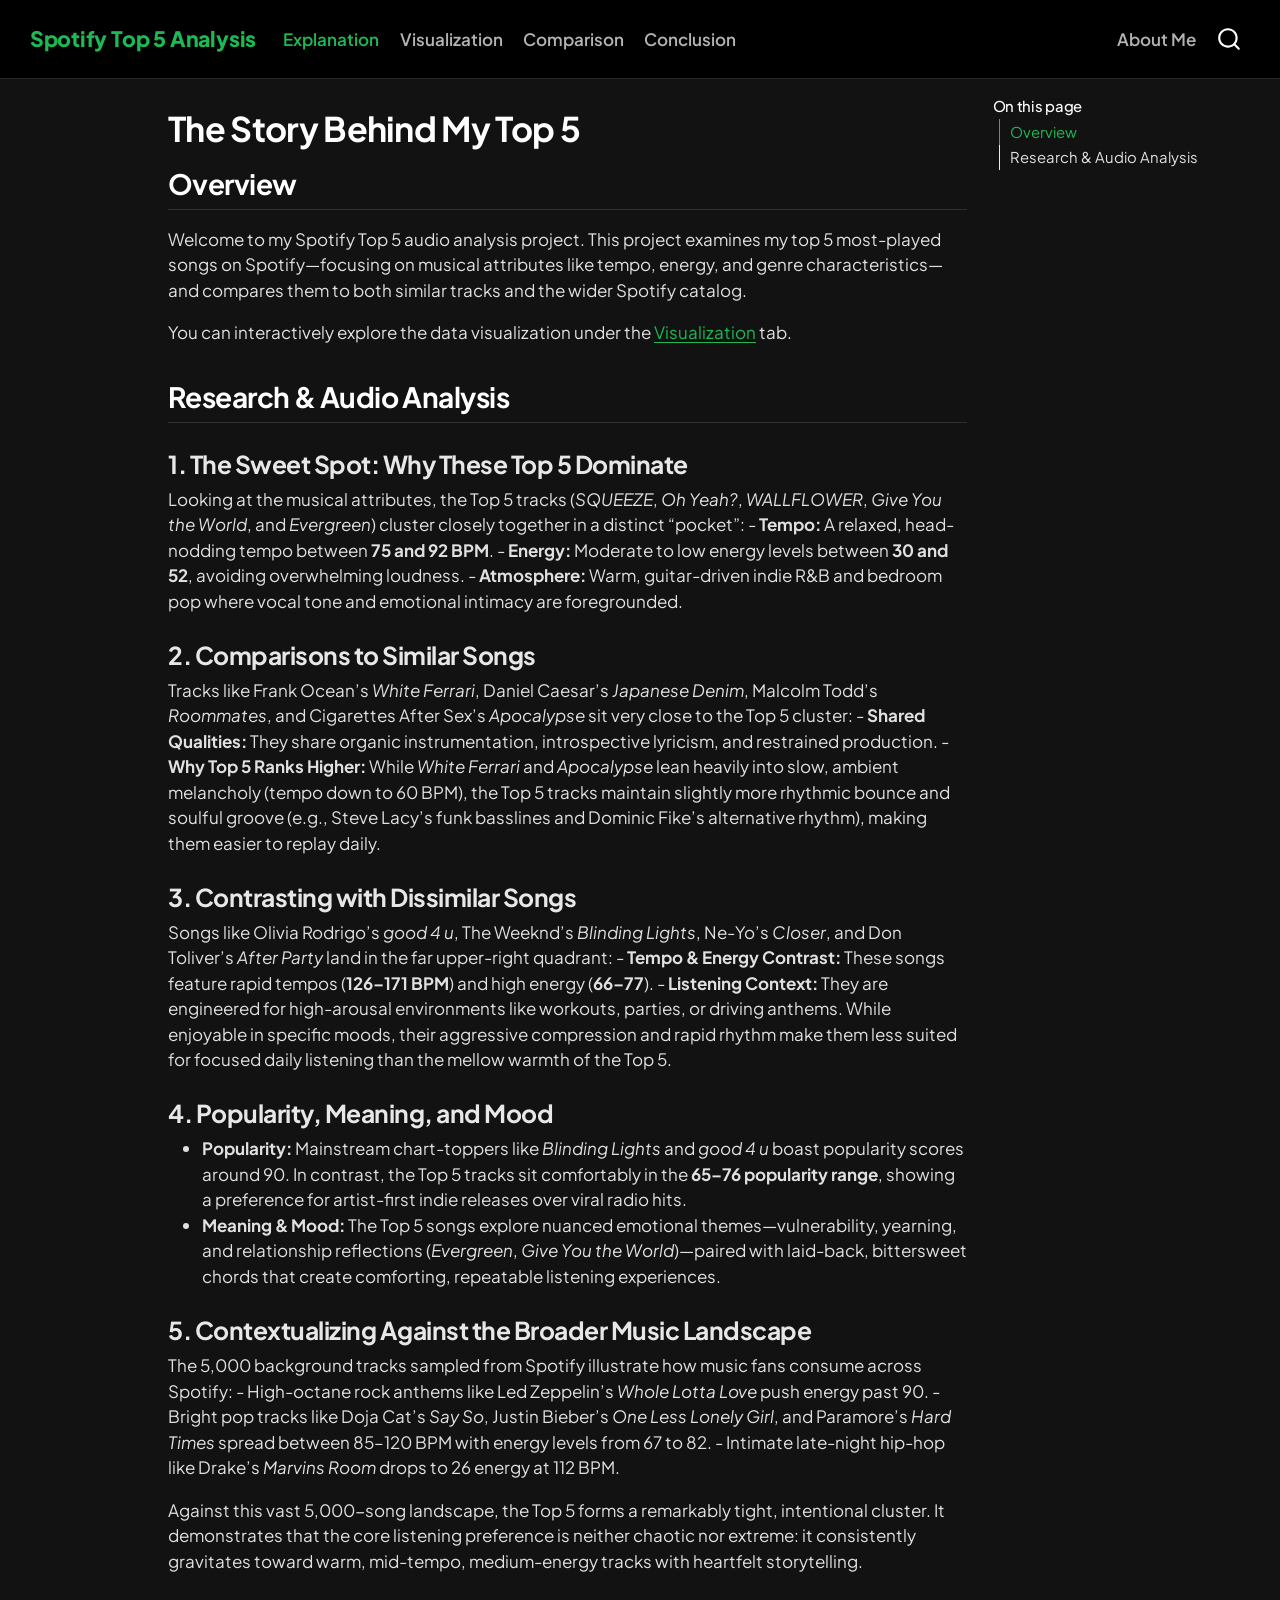
<file: index.html>
<!DOCTYPE html>
<html xmlns="http://www.w3.org/1999/xhtml" lang="en" xml:lang="en"><head>

<meta charset="utf-8">
<meta name="generator" content="quarto-1.10.19">

<meta name="viewport" content="width=device-width, initial-scale=1.0, user-scalable=yes">


<title>The Story Behind My Top 5 – Spotify Top 5 Analysis</title>
<style>
/* Default styles provided by pandoc.
** See https://pandoc.org/MANUAL.html#variables-for-html for config info.
*/
span.smallcaps{font-variant: small-caps;}
div.columns{display: flex; gap: 1.5em;}
div.column{flex: auto;}
@media screen {
div.columns{gap: min(4vw, 1.5em);}
div.column{overflow-x: auto;}
}
div.hanging-indent{margin-left: 1.5em; text-indent: -1.5em;}
ul.task-list{list-style: none;}
ul.task-list li input[type="checkbox"] {
  width: 0.8em;
  margin: 0 0.8em 0.2em -1em; /* quarto-specific, see https://github.com/quarto-dev/quarto-cli/issues/4556 */ 
  vertical-align: middle;
}
</style>


<script src="site_libs/quarto-nav/quarto-nav.js"></script>
<script src="site_libs/quarto-nav/headroom.min.js"></script>
<script src="site_libs/clipboard/clipboard.min.js"></script>
<script src="site_libs/quarto-search/autocomplete.umd.js"></script>
<script src="site_libs/quarto-search/fuse.min.js"></script>
<script src="site_libs/quarto-search/quarto-search.js"></script>
<meta name="quarto:offset" content="./">
<script src="site_libs/quarto-html/quarto.js" type="module"></script>
<script src="site_libs/quarto-html/tabsets/tabsets.js" type="module"></script>
<script src="site_libs/quarto-html/popper.min.js"></script>
<script src="site_libs/quarto-html/tippy.umd.min.js"></script>
<script src="site_libs/quarto-html/anchor.min.js"></script>
<link href="site_libs/quarto-html/tippy.css" rel="stylesheet">
<link href="site_libs/quarto-html/quarto-syntax-highlighting-dark-b626d73c4c936ccc3cb08be7d45d1df6.css" rel="stylesheet" id="quarto-text-highlighting-styles">
<script src="site_libs/bootstrap/bootstrap.min.js"></script>
<link href="site_libs/bootstrap/bootstrap-icons.css" rel="stylesheet">
<link href="site_libs/bootstrap/bootstrap-fd2b0ec12967944b14b98b81a7e2d6a4.min.css" rel="stylesheet" append-hash="true" id="quarto-bootstrap" data-mode="dark">
<script id="quarto-search-options" type="application/json">{
  "location": "navbar",
  "copy-button": false,
  "collapse-after": 3,
  "panel-placement": "end",
  "type": "overlay",
  "limit": 50,
  "keyboard-shortcut": [
    "f",
    "/",
    "s"
  ],
  "show-item-context": false,
  "language": {
    "search-no-results-text": "No results",
    "search-matching-documents-text": "matching documents",
    "search-copy-link-title": "Copy link to search",
    "search-hide-matches-text": "Hide additional matches",
    "search-more-match-text": "more match in this document",
    "search-more-matches-text": "more matches in this document",
    "search-clear-button-title": "Clear",
    "search-text-placeholder": "",
    "search-detached-cancel-button-title": "Cancel",
    "search-submit-button-title": "Submit",
    "search-label": "Search"
  }
}</script>


</head>

<body class="nav-fixed quarto-light">

<div id="quarto-search-results"></div>
  <header id="quarto-header" class="headroom fixed-top">
    <nav class="navbar navbar-expand-lg " data-bs-theme="dark">
      <div class="navbar-container container-fluid">
      <div class="navbar-brand-container mx-auto">
    <a class="navbar-brand" href="./index.html">
    <span class="navbar-title">Spotify Top 5 Analysis</span>
    </a>
  </div>
            <div id="quarto-search" class="" title="Search"></div>
          <button class="navbar-toggler" type="button" data-bs-toggle="collapse" data-bs-target="#navbarCollapse" aria-controls="navbarCollapse" role="menu" aria-expanded="false" aria-label="Toggle navigation" onclick="if (window.quartoToggleHeadroom) { window.quartoToggleHeadroom(); }">
  <span class="navbar-toggler-icon"></span>
</button>
          <div class="collapse navbar-collapse" id="navbarCollapse">
            <ul class="navbar-nav navbar-nav-scroll me-auto">
  <li class="nav-item">
    <a class="nav-link active" href="./index.html" aria-current="page"> 
<span class="menu-text">Explanation</span></a>
  </li>  
  <li class="nav-item">
    <a class="nav-link" href="./exploration.html"> 
<span class="menu-text">Visualization</span></a>
  </li>  
  <li class="nav-item">
    <a class="nav-link" href="./comparison.html"> 
<span class="menu-text">Comparison</span></a>
  </li>  
  <li class="nav-item">
    <a class="nav-link" href="./conclusion.html"> 
<span class="menu-text">Conclusion</span></a>
  </li>  
</ul>
            <ul class="navbar-nav navbar-nav-scroll ms-auto">
  <li class="nav-item">
    <a class="nav-link" href="./about.html"> 
<span class="menu-text">About Me</span></a>
  </li>  
</ul>
          </div> <!-- /navcollapse -->
            <div class="quarto-navbar-tools">
</div>
      </div> <!-- /container-fluid -->
    </nav>
</header>
<!-- content -->
<div id="quarto-content" class="quarto-container page-columns page-rows-contents page-layout-article page-navbar">
<!-- sidebar -->
<!-- margin-sidebar -->
    <div id="quarto-margin-sidebar" class="sidebar margin-sidebar">
        <nav id="TOC" role="doc-toc" class="toc-active">
    <h2 id="toc-title">On this page</h2>
   
  <ul>
  <li><a href="#overview" id="toc-overview" class="nav-link active" data-scroll-target="#overview">Overview</a></li>
  <li><a href="#research-audio-analysis" id="toc-research-audio-analysis" class="nav-link" data-scroll-target="#research-audio-analysis">Research &amp; Audio Analysis</a>
  <ul class="collapse">
  <li><a href="#the-sweet-spot-why-these-top-5-dominate" id="toc-the-sweet-spot-why-these-top-5-dominate" class="nav-link" data-scroll-target="#the-sweet-spot-why-these-top-5-dominate">1. The Sweet Spot: Why These Top 5 Dominate</a></li>
  <li><a href="#comparisons-to-similar-songs" id="toc-comparisons-to-similar-songs" class="nav-link" data-scroll-target="#comparisons-to-similar-songs">2. Comparisons to Similar Songs</a></li>
  <li><a href="#contrasting-with-dissimilar-songs" id="toc-contrasting-with-dissimilar-songs" class="nav-link" data-scroll-target="#contrasting-with-dissimilar-songs">3. Contrasting with Dissimilar Songs</a></li>
  <li><a href="#popularity-meaning-and-mood" id="toc-popularity-meaning-and-mood" class="nav-link" data-scroll-target="#popularity-meaning-and-mood">4. Popularity, Meaning, and Mood</a></li>
  <li><a href="#contextualizing-against-the-broader-music-landscape" id="toc-contextualizing-against-the-broader-music-landscape" class="nav-link" data-scroll-target="#contextualizing-against-the-broader-music-landscape">5. Contextualizing Against the Broader Music Landscape</a></li>
  </ul></li>
  </ul>
</nav>
    </div>
<!-- main -->
<main class="content" id="quarto-document-content">

<header id="title-block-header" class="quarto-title-block default">
<div class="quarto-title">
<h1 class="title">The Story Behind My Top 5</h1>
</div>



<div class="quarto-title-meta">

    
  
    
  </div>
  


</header>


<section id="overview" class="level2">
<h2 class="anchored" data-anchor-id="overview">Overview</h2>
<p>Welcome to my Spotify Top 5 audio analysis project. This project examines my top 5 most-played songs on Spotify—focusing on musical attributes like tempo, energy, and genre characteristics—and compares them to both similar tracks and the wider Spotify catalog.</p>
<p>You can interactively explore the data visualization under the <a href="./exploration.html">Visualization</a> tab.</p>
</section>
<section id="research-audio-analysis" class="level2">
<h2 class="anchored" data-anchor-id="research-audio-analysis">Research &amp; Audio Analysis</h2>
<section id="the-sweet-spot-why-these-top-5-dominate" class="level3">
<h3 class="anchored" data-anchor-id="the-sweet-spot-why-these-top-5-dominate">1. The Sweet Spot: Why These Top 5 Dominate</h3>
<p>Looking at the musical attributes, the Top 5 tracks (<em>SQUEEZE</em>, <em>Oh Yeah?</em>, <em>WALLFLOWER</em>, <em>Give You the World</em>, and <em>Evergreen</em>) cluster closely together in a distinct “pocket”: - <strong>Tempo:</strong> A relaxed, head-nodding tempo between <strong>75 and 92 BPM</strong>. - <strong>Energy:</strong> Moderate to low energy levels between <strong>30 and 52</strong>, avoiding overwhelming loudness. - <strong>Atmosphere:</strong> Warm, guitar-driven indie R&amp;B and bedroom pop where vocal tone and emotional intimacy are foregrounded.</p>
</section>
<section id="comparisons-to-similar-songs" class="level3">
<h3 class="anchored" data-anchor-id="comparisons-to-similar-songs">2. Comparisons to Similar Songs</h3>
<p>Tracks like Frank Ocean’s <em>White Ferrari</em>, Daniel Caesar’s <em>Japanese Denim</em>, Malcolm Todd’s <em>Roommates</em>, and Cigarettes After Sex’s <em>Apocalypse</em> sit very close to the Top 5 cluster: - <strong>Shared Qualities:</strong> They share organic instrumentation, introspective lyricism, and restrained production. - <strong>Why Top 5 Ranks Higher:</strong> While <em>White Ferrari</em> and <em>Apocalypse</em> lean heavily into slow, ambient melancholy (tempo down to 60 BPM), the Top 5 tracks maintain slightly more rhythmic bounce and soulful groove (e.g., Steve Lacy’s funk basslines and Dominic Fike’s alternative rhythm), making them easier to replay daily.</p>
</section>
<section id="contrasting-with-dissimilar-songs" class="level3">
<h3 class="anchored" data-anchor-id="contrasting-with-dissimilar-songs">3. Contrasting with Dissimilar Songs</h3>
<p>Songs like Olivia Rodrigo’s <em>good 4 u</em>, The Weeknd’s <em>Blinding Lights</em>, Ne-Yo’s <em>Closer</em>, and Don Toliver’s <em>After Party</em> land in the far upper-right quadrant: - <strong>Tempo &amp; Energy Contrast:</strong> These songs feature rapid tempos (<strong>126–171 BPM</strong>) and high energy (<strong>66–77</strong>). - <strong>Listening Context:</strong> They are engineered for high-arousal environments like workouts, parties, or driving anthems. While enjoyable in specific moods, their aggressive compression and rapid rhythm make them less suited for focused daily listening than the mellow warmth of the Top 5.</p>
</section>
<section id="popularity-meaning-and-mood" class="level3">
<h3 class="anchored" data-anchor-id="popularity-meaning-and-mood">4. Popularity, Meaning, and Mood</h3>
<ul>
<li><strong>Popularity:</strong> Mainstream chart-toppers like <em>Blinding Lights</em> and <em>good 4 u</em> boast popularity scores around 90. In contrast, the Top 5 tracks sit comfortably in the <strong>65–76 popularity range</strong>, showing a preference for artist-first indie releases over viral radio hits.</li>
<li><strong>Meaning &amp; Mood:</strong> The Top 5 songs explore nuanced emotional themes—vulnerability, yearning, and relationship reflections (<em>Evergreen</em>, <em>Give You the World</em>)—paired with laid-back, bittersweet chords that create comforting, repeatable listening experiences.</li>
</ul>
</section>
<section id="contextualizing-against-the-broader-music-landscape" class="level3">
<h3 class="anchored" data-anchor-id="contextualizing-against-the-broader-music-landscape">5. Contextualizing Against the Broader Music Landscape</h3>
<p>The 5,000 background tracks sampled from Spotify illustrate how music fans consume across Spotify: - High-octane rock anthems like Led Zeppelin’s <em>Whole Lotta Love</em> push energy past 90. - Bright pop tracks like Doja Cat’s <em>Say So</em>, Justin Bieber’s <em>One Less Lonely Girl</em>, and Paramore’s <em>Hard Times</em> spread between 85–120 BPM with energy levels from 67 to 82. - Intimate late-night hip-hop like Drake’s <em>Marvins Room</em> drops to 26 energy at 112 BPM.</p>
<p>Against this vast 5,000-song landscape, the Top 5 forms a remarkably tight, intentional cluster. It demonstrates that the core listening preference is neither chaotic nor extreme: it consistently gravitates toward warm, mid-tempo, medium-energy tracks with heartfelt storytelling.</p>


</section>
</section>

</main> <!-- /main -->
<script id="quarto-html-after-body" type="application/javascript">
  window.document.addEventListener("DOMContentLoaded", function (event) {
    const icon = "";
    const anchorJS = new window.AnchorJS();
    anchorJS.options = {
      placement: 'right',
      icon: icon
    };
    anchorJS.add('.anchored');
    const isCodeAnnotation = (el) => {
      for (const clz of el.classList) {
        if (clz.startsWith('code-annotation-')) {                     
          return true;
        }
      }
      return false;
    }
    const onCopySuccess = function(e) {
      // button target
      const button = e.trigger;
      // don't keep focus
      button.blur();
      // flash "checked"
      button.classList.add('code-copy-button-checked');
      var currentTitle = button.getAttribute("title");
      button.setAttribute("title", "Copied!");
      let tooltip;
      if (window.bootstrap) {
        button.setAttribute("data-bs-toggle", "tooltip");
        button.setAttribute("data-bs-placement", "left");
        button.setAttribute("data-bs-title", "Copied!");
        tooltip = new bootstrap.Tooltip(button, 
          { trigger: "manual", 
            customClass: "code-copy-button-tooltip",
            offset: [0, -8]});
        tooltip.show();    
      }
      setTimeout(function() {
        if (tooltip) {
          tooltip.hide();
          button.removeAttribute("data-bs-title");
          button.removeAttribute("data-bs-toggle");
          button.removeAttribute("data-bs-placement");
        }
        button.setAttribute("title", currentTitle);
        button.classList.remove('code-copy-button-checked');
      }, 1000);
      // clear code selection
      e.clearSelection();
    }
    const getTextToCopy = function(trigger) {
      const outerScaffold = trigger.parentElement.cloneNode(true);
      const codeEl = outerScaffold.querySelector('code');
      for (const childEl of codeEl.children) {
        if (isCodeAnnotation(childEl)) {
          childEl.remove();
        }
      }
      return codeEl.innerText;
    }
    const clipboard = new window.ClipboardJS('.code-copy-button:not([data-in-quarto-modal])', {
      text: getTextToCopy
    });
    clipboard.on('success', onCopySuccess);
    if (window.document.getElementById('quarto-embedded-source-code-modal')) {
      const clipboardModal = new window.ClipboardJS('.code-copy-button[data-in-quarto-modal]', {
        text: getTextToCopy,
        container: window.document.getElementById('quarto-embedded-source-code-modal')
      });
      clipboardModal.on('success', onCopySuccess);
    }
      var localhostRegex = new RegExp(/^(?:http|https):\/\/localhost\:?[0-9]*\//);
      var mailtoRegex = new RegExp(/^mailto:/);
        var filterRegex = new RegExp("https:\/\/mireillegmz24-glitch\.github\.io\/spotify-final\/");
      var isInternal = (href) => {
          return filterRegex.test(href) || localhostRegex.test(href) || mailtoRegex.test(href);
      }
      // Inspect non-navigation links and adorn them if external
     var links = window.document.querySelectorAll('a[href]:not(.nav-link):not(.navbar-brand):not(.toc-action):not(.sidebar-link):not(.sidebar-item-toggle):not(.pagination-link):not(.no-external):not([aria-hidden]):not(.dropdown-item):not(.quarto-navigation-tool):not(.about-link)');
      for (var i=0; i<links.length; i++) {
        const link = links[i];
        if (!isInternal(link.href)) {
          // undo the damage that might have been done by quarto-nav.js in the case of
          // links that we want to consider external
          if (link.dataset.originalHref !== undefined) {
            link.href = link.dataset.originalHref;
          }
        }
      }
    function tippyHover(el, contentFn, onTriggerFn, onUntriggerFn) {
      const config = {
        allowHTML: true,
        maxWidth: 500,
        delay: 100,
        arrow: false,
        appendTo: function(el) {
            return el.parentElement;
        },
        interactive: true,
        interactiveBorder: 10,
        theme: 'quarto',
        placement: 'bottom-start',
      };
      if (contentFn) {
        config.content = contentFn;
      }
      if (onTriggerFn) {
        config.onTrigger = onTriggerFn;
      }
      if (onUntriggerFn) {
        config.onUntrigger = onUntriggerFn;
      }
      window.tippy(el, config); 
    }
    const noterefs = window.document.querySelectorAll('a[role="doc-noteref"]');
    for (var i=0; i<noterefs.length; i++) {
      const ref = noterefs[i];
      tippyHover(ref, function() {
        // use id or data attribute instead here
        let href = ref.getAttribute('data-footnote-href') || ref.getAttribute('href');
        try { href = new URL(href).hash; } catch {}
        const id = href.replace(/^#\/?/, "");
        const note = window.document.getElementById(id);
        if (note) {
          return note.innerHTML;
        } else {
          return "";
        }
      });
    }
    const xrefs = window.document.querySelectorAll('a.quarto-xref');
    const processXRef = (id, note) => {
      // Strip column container classes
      const stripColumnClz = (el) => {
        el.classList.remove("page-full", "page-columns");
        if (el.children) {
          for (const child of el.children) {
            stripColumnClz(child);
          }
        }
      }
      stripColumnClz(note)
      if (id === null || id.startsWith('sec-')) {
        // Special case sections, only their first couple elements
        const container = document.createElement("div");
        if (note.children && note.children.length > 2) {
          container.appendChild(note.children[0].cloneNode(true));
          for (let i = 1; i < note.children.length; i++) {
            const child = note.children[i];
            if (child.tagName === "P" && child.innerText === "") {
              continue;
            } else {
              container.appendChild(child.cloneNode(true));
              break;
            }
          }
          if (window.Quarto?.typesetMath) {
            window.Quarto.typesetMath(container);
          }
          return container.innerHTML
        } else {
          if (window.Quarto?.typesetMath) {
            window.Quarto.typesetMath(note);
          }
          return note.innerHTML;
        }
      } else {
        // Remove any anchor links if they are present
        const anchorLink = note.querySelector('a.anchorjs-link');
        if (anchorLink) {
          anchorLink.remove();
        }
        if (window.Quarto?.typesetMath) {
          window.Quarto.typesetMath(note);
        }
        if (note.classList.contains("callout")) {
          return note.outerHTML;
        } else {
          return note.innerHTML;
        }
      }
    }
    for (var i=0; i<xrefs.length; i++) {
      const xref = xrefs[i];
      tippyHover(xref, undefined, function(instance) {
        instance.disable();
        let url = xref.getAttribute('href');
        let hash = undefined; 
        if (url.startsWith('#')) {
          hash = url;
        } else {
          try { hash = new URL(url).hash; } catch {}
        }
        if (hash) {
          const id = hash.replace(/^#\/?/, "");
          const note = window.document.getElementById(id);
          if (note !== null) {
            try {
              const html = processXRef(id, note.cloneNode(true));
              instance.setContent(html);
            } finally {
              instance.enable();
              instance.show();
            }
          } else {
            // See if we can fetch this
            fetch(url.split('#')[0])
            .then(res => res.text())
            .then(html => {
              const parser = new DOMParser();
              const htmlDoc = parser.parseFromString(html, "text/html");
              const note = htmlDoc.getElementById(id);
              if (note !== null) {
                const html = processXRef(id, note);
                instance.setContent(html);
              } 
            }).finally(() => {
              instance.enable();
              instance.show();
            });
          }
        } else {
          // See if we can fetch a full url (with no hash to target)
          // This is a special case and we should probably do some content thinning / targeting
          fetch(url)
          .then(res => res.text())
          .then(html => {
            const parser = new DOMParser();
            const htmlDoc = parser.parseFromString(html, "text/html");
            const note = htmlDoc.querySelector('main.content');
            if (note !== null) {
              // This should only happen for chapter cross references
              // (since there is no id in the URL)
              // remove the first header
              if (note.children.length > 0 && note.children[0].tagName === "HEADER") {
                note.children[0].remove();
              }
              const html = processXRef(null, note);
              instance.setContent(html);
            } 
          }).finally(() => {
            instance.enable();
            instance.show();
          });
        }
      }, function(instance) {
      });
    }
        let selectedAnnoteEl;
        const selectorForAnnotation = ( cell, annotation) => {
          let cellAttr = 'data-code-cell="' + cell + '"';
          let lineAttr = 'data-code-annotation="' +  annotation + '"';
          const selector = 'span[' + cellAttr + '][' + lineAttr + ']';
          return selector;
        }
        const selectCodeLines = (annoteEl) => {
          const doc = window.document;
          const targetCell = annoteEl.getAttribute("data-target-cell");
          const targetAnnotation = annoteEl.getAttribute("data-target-annotation");
          const annoteSpan = window.document.querySelector(selectorForAnnotation(targetCell, targetAnnotation));
          const lines = annoteSpan.getAttribute("data-code-lines").split(",");
          const lineIds = lines.map((line) => {
            return targetCell + "-" + line;
          })
          let top = null;
          let height = null;
          let parent = null;
          if (lineIds.length > 0) {
              //compute the position of the single el (top and bottom and make a div)
              const el = window.document.getElementById(lineIds[0]);
              top = el.offsetTop;
              height = el.offsetHeight;
              parent = el.parentElement.parentElement;
            if (lineIds.length > 1) {
              const lastEl = window.document.getElementById(lineIds[lineIds.length - 1]);
              const bottom = lastEl.offsetTop + lastEl.offsetHeight;
              height = bottom - top;
            }
            if (top !== null && height !== null && parent !== null) {
              // cook up a div (if necessary) and position it 
              let div = window.document.getElementById("code-annotation-line-highlight");
              if (div === null) {
                div = window.document.createElement("div");
                div.setAttribute("id", "code-annotation-line-highlight");
                div.style.position = 'absolute';
                parent.appendChild(div);
              }
              div.style.top = top - 2 + "px";
              div.style.height = height + 4 + "px";
              div.style.left = 0;
              let gutterDiv = window.document.getElementById("code-annotation-line-highlight-gutter");
              if (gutterDiv === null) {
                gutterDiv = window.document.createElement("div");
                gutterDiv.setAttribute("id", "code-annotation-line-highlight-gutter");
                gutterDiv.style.position = 'absolute';
                const codeCell = window.document.getElementById(targetCell);
                const gutter = codeCell.querySelector('.code-annotation-gutter');
                gutter.appendChild(gutterDiv);
              }
              gutterDiv.style.top = top - 2 + "px";
              gutterDiv.style.height = height + 4 + "px";
            }
            selectedAnnoteEl = annoteEl;
          }
        };
        const unselectCodeLines = () => {
          const elementsIds = ["code-annotation-line-highlight", "code-annotation-line-highlight-gutter"];
          elementsIds.forEach((elId) => {
            const div = window.document.getElementById(elId);
            if (div) {
              div.remove();
            }
          });
          selectedAnnoteEl = undefined;
        };
          // Handle positioning of the toggle
      window.addEventListener(
        "resize",
        throttle(() => {
          elRect = undefined;
          if (selectedAnnoteEl) {
            selectCodeLines(selectedAnnoteEl);
          }
        }, 10)
      );
      function throttle(fn, ms) {
      let throttle = false;
      let timer;
        return (...args) => {
          if(!throttle) { // first call gets through
              fn.apply(this, args);
              throttle = true;
          } else { // all the others get throttled
              if(timer) clearTimeout(timer); // cancel #2
              timer = setTimeout(() => {
                fn.apply(this, args);
                timer = throttle = false;
              }, ms);
          }
        };
      }
        // Attach click handler to the DT
        const annoteDls = window.document.querySelectorAll('dt[data-target-cell]');
        for (const annoteDlNode of annoteDls) {
          annoteDlNode.addEventListener('click', (event) => {
            const clickedEl = event.target;
            if (clickedEl !== selectedAnnoteEl) {
              unselectCodeLines();
              const activeEl = window.document.querySelector('dt[data-target-cell].code-annotation-active');
              if (activeEl) {
                activeEl.classList.remove('code-annotation-active');
              }
              selectCodeLines(clickedEl);
              clickedEl.classList.add('code-annotation-active');
            } else {
              // Unselect the line
              unselectCodeLines();
              clickedEl.classList.remove('code-annotation-active');
            }
          });
        }
    const findCites = (el) => {
      const parentEl = el.parentElement;
      if (parentEl) {
        const cites = parentEl.dataset.cites;
        if (cites) {
          return {
            el,
            cites: cites.split(' ')
          };
        } else {
          return findCites(el.parentElement)
        }
      } else {
        return undefined;
      }
    };
    var bibliorefs = window.document.querySelectorAll('a[role="doc-biblioref"]');
    for (var i=0; i<bibliorefs.length; i++) {
      const ref = bibliorefs[i];
      const citeInfo = findCites(ref);
      if (citeInfo) {
        tippyHover(citeInfo.el, function() {
          var popup = window.document.createElement('div');
          citeInfo.cites.forEach(function(cite) {
            var citeDiv = window.document.createElement('div');
            citeDiv.classList.add('hanging-indent');
            citeDiv.classList.add('csl-entry');
            var biblioDiv = window.document.getElementById('ref-' + cite);
            if (biblioDiv) {
              citeDiv.innerHTML = biblioDiv.innerHTML;
            }
            popup.appendChild(citeDiv);
          });
          return popup.innerHTML;
        });
      }
    }
  });
  </script>
</div> <!-- /content -->




</body></html>
</file>
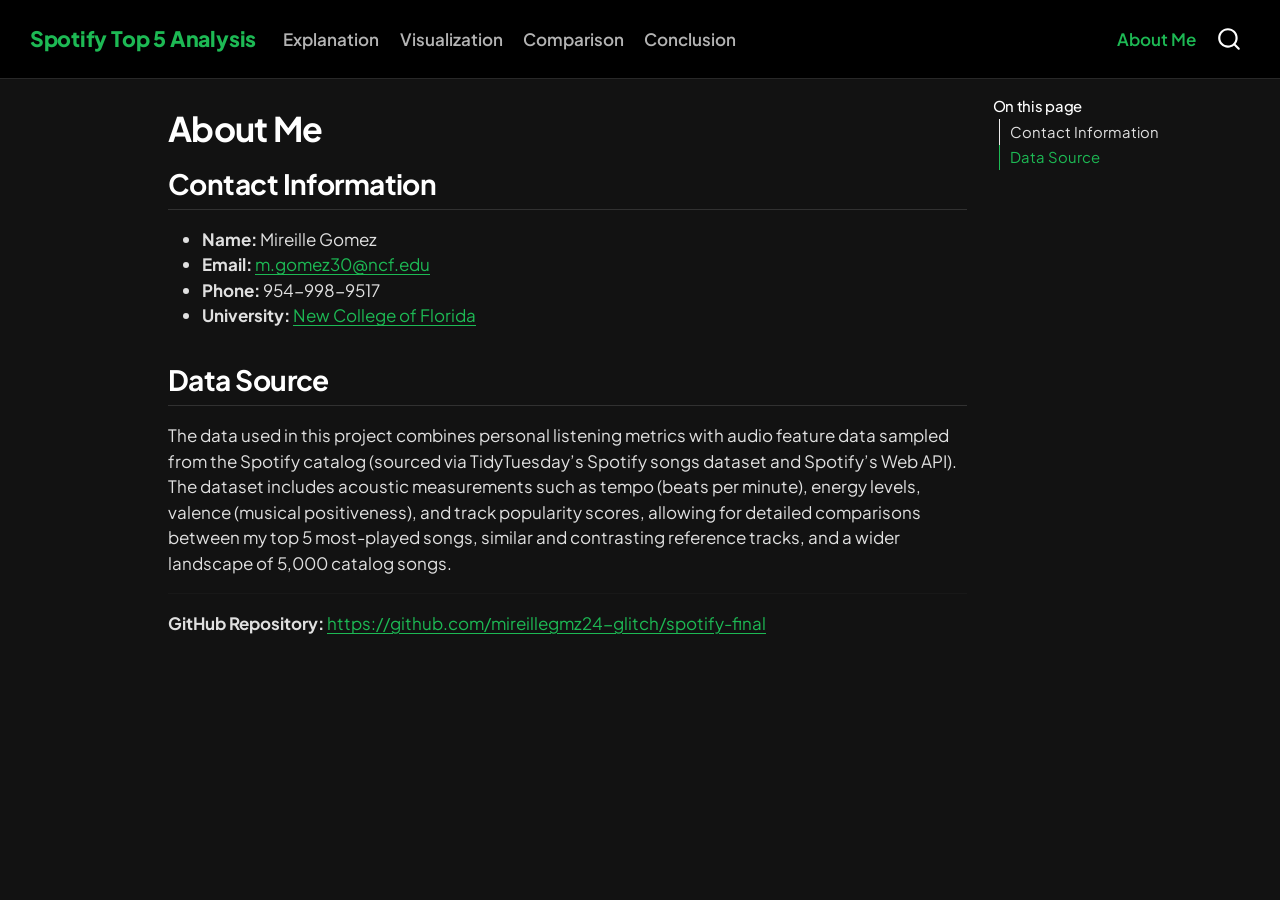
<file: about.html>
<!DOCTYPE html>
<html xmlns="http://www.w3.org/1999/xhtml" lang="en" xml:lang="en"><head>

<meta charset="utf-8">
<meta name="generator" content="quarto-1.10.19">

<meta name="viewport" content="width=device-width, initial-scale=1.0, user-scalable=yes">


<title>About Me – Spotify Top 5 Analysis</title>
<style>
/* Default styles provided by pandoc.
** See https://pandoc.org/MANUAL.html#variables-for-html for config info.
*/
span.smallcaps{font-variant: small-caps;}
div.columns{display: flex; gap: 1.5em;}
div.column{flex: auto;}
@media screen {
div.columns{gap: min(4vw, 1.5em);}
div.column{overflow-x: auto;}
}
div.hanging-indent{margin-left: 1.5em; text-indent: -1.5em;}
ul.task-list{list-style: none;}
ul.task-list li input[type="checkbox"] {
  width: 0.8em;
  margin: 0 0.8em 0.2em -1em; /* quarto-specific, see https://github.com/quarto-dev/quarto-cli/issues/4556 */ 
  vertical-align: middle;
}
</style>


<script src="site_libs/quarto-nav/quarto-nav.js"></script>
<script src="site_libs/quarto-nav/headroom.min.js"></script>
<script src="site_libs/clipboard/clipboard.min.js"></script>
<script src="site_libs/quarto-search/autocomplete.umd.js"></script>
<script src="site_libs/quarto-search/fuse.min.js"></script>
<script src="site_libs/quarto-search/quarto-search.js"></script>
<meta name="quarto:offset" content="./">
<script src="site_libs/quarto-html/quarto.js" type="module"></script>
<script src="site_libs/quarto-html/tabsets/tabsets.js" type="module"></script>
<script src="site_libs/quarto-html/popper.min.js"></script>
<script src="site_libs/quarto-html/tippy.umd.min.js"></script>
<script src="site_libs/quarto-html/anchor.min.js"></script>
<link href="site_libs/quarto-html/tippy.css" rel="stylesheet">
<link href="site_libs/quarto-html/quarto-syntax-highlighting-dark-b626d73c4c936ccc3cb08be7d45d1df6.css" rel="stylesheet" id="quarto-text-highlighting-styles">
<script src="site_libs/bootstrap/bootstrap.min.js"></script>
<link href="site_libs/bootstrap/bootstrap-icons.css" rel="stylesheet">
<link href="site_libs/bootstrap/bootstrap-fd2b0ec12967944b14b98b81a7e2d6a4.min.css" rel="stylesheet" append-hash="true" id="quarto-bootstrap" data-mode="dark">
<script id="quarto-search-options" type="application/json">{
  "location": "navbar",
  "copy-button": false,
  "collapse-after": 3,
  "panel-placement": "end",
  "type": "overlay",
  "limit": 50,
  "keyboard-shortcut": [
    "f",
    "/",
    "s"
  ],
  "show-item-context": false,
  "language": {
    "search-no-results-text": "No results",
    "search-matching-documents-text": "matching documents",
    "search-copy-link-title": "Copy link to search",
    "search-hide-matches-text": "Hide additional matches",
    "search-more-match-text": "more match in this document",
    "search-more-matches-text": "more matches in this document",
    "search-clear-button-title": "Clear",
    "search-text-placeholder": "",
    "search-detached-cancel-button-title": "Cancel",
    "search-submit-button-title": "Submit",
    "search-label": "Search"
  }
}</script>


</head>

<body class="nav-fixed quarto-light">

<div id="quarto-search-results"></div>
  <header id="quarto-header" class="headroom fixed-top">
    <nav class="navbar navbar-expand-lg " data-bs-theme="dark">
      <div class="navbar-container container-fluid">
      <div class="navbar-brand-container mx-auto">
    <a class="navbar-brand" href="./index.html">
    <span class="navbar-title">Spotify Top 5 Analysis</span>
    </a>
  </div>
            <div id="quarto-search" class="" title="Search"></div>
          <button class="navbar-toggler" type="button" data-bs-toggle="collapse" data-bs-target="#navbarCollapse" aria-controls="navbarCollapse" role="menu" aria-expanded="false" aria-label="Toggle navigation" onclick="if (window.quartoToggleHeadroom) { window.quartoToggleHeadroom(); }">
  <span class="navbar-toggler-icon"></span>
</button>
          <div class="collapse navbar-collapse" id="navbarCollapse">
            <ul class="navbar-nav navbar-nav-scroll me-auto">
  <li class="nav-item">
    <a class="nav-link" href="./index.html"> 
<span class="menu-text">Explanation</span></a>
  </li>  
  <li class="nav-item">
    <a class="nav-link" href="./exploration.html"> 
<span class="menu-text">Visualization</span></a>
  </li>  
  <li class="nav-item">
    <a class="nav-link" href="./comparison.html"> 
<span class="menu-text">Comparison</span></a>
  </li>  
  <li class="nav-item">
    <a class="nav-link" href="./conclusion.html"> 
<span class="menu-text">Conclusion</span></a>
  </li>  
</ul>
            <ul class="navbar-nav navbar-nav-scroll ms-auto">
  <li class="nav-item">
    <a class="nav-link active" href="./about.html" aria-current="page"> 
<span class="menu-text">About Me</span></a>
  </li>  
</ul>
          </div> <!-- /navcollapse -->
            <div class="quarto-navbar-tools">
</div>
      </div> <!-- /container-fluid -->
    </nav>
</header>
<!-- content -->
<div id="quarto-content" class="quarto-container page-columns page-rows-contents page-layout-article page-navbar">
<!-- sidebar -->
<!-- margin-sidebar -->
    <div id="quarto-margin-sidebar" class="sidebar margin-sidebar">
        <nav id="TOC" role="doc-toc" class="toc-active">
    <h2 id="toc-title">On this page</h2>
   
  <ul>
  <li><a href="#contact-information" id="toc-contact-information" class="nav-link active" data-scroll-target="#contact-information">Contact Information</a></li>
  <li><a href="#data-source" id="toc-data-source" class="nav-link" data-scroll-target="#data-source">Data Source</a></li>
  </ul>
</nav>
    </div>
<!-- main -->
<main class="content" id="quarto-document-content">

<header id="title-block-header" class="quarto-title-block default">
<div class="quarto-title">
<h1 class="title">About Me</h1>
</div>



<div class="quarto-title-meta">

    
  
    
  </div>
  


</header>


<section id="contact-information" class="level2">
<h2 class="anchored" data-anchor-id="contact-information">Contact Information</h2>
<ul>
<li><strong>Name:</strong> Mireille Gomez</li>
<li><strong>Email:</strong> <a href="mailto:m.gomez30@ncf.edu">m.gomez30@ncf.edu</a></li>
<li><strong>Phone:</strong> 954-998-9517</li>
<li><strong>University:</strong> <a href="https://www.ncf.edu/">New College of Florida</a></li>
</ul>
</section>
<section id="data-source" class="level2">
<h2 class="anchored" data-anchor-id="data-source">Data Source</h2>
<p>The data used in this project combines personal listening metrics with audio feature data sampled from the Spotify catalog (sourced via TidyTuesday’s Spotify songs dataset and Spotify’s Web API). The dataset includes acoustic measurements such as tempo (beats per minute), energy levels, valence (musical positiveness), and track popularity scores, allowing for detailed comparisons between my top 5 most-played songs, similar and contrasting reference tracks, and a wider landscape of 5,000 catalog songs.</p>
<hr>
<p><strong>GitHub Repository:</strong> <a href="https://github.com/mireillegmz24-glitch/spotify-final">https://github.com/mireillegmz24-glitch/spotify-final</a></p>


</section>

</main> <!-- /main -->
<script id="quarto-html-after-body" type="application/javascript">
  window.document.addEventListener("DOMContentLoaded", function (event) {
    const icon = "";
    const anchorJS = new window.AnchorJS();
    anchorJS.options = {
      placement: 'right',
      icon: icon
    };
    anchorJS.add('.anchored');
    const isCodeAnnotation = (el) => {
      for (const clz of el.classList) {
        if (clz.startsWith('code-annotation-')) {                     
          return true;
        }
      }
      return false;
    }
    const onCopySuccess = function(e) {
      // button target
      const button = e.trigger;
      // don't keep focus
      button.blur();
      // flash "checked"
      button.classList.add('code-copy-button-checked');
      var currentTitle = button.getAttribute("title");
      button.setAttribute("title", "Copied!");
      let tooltip;
      if (window.bootstrap) {
        button.setAttribute("data-bs-toggle", "tooltip");
        button.setAttribute("data-bs-placement", "left");
        button.setAttribute("data-bs-title", "Copied!");
        tooltip = new bootstrap.Tooltip(button, 
          { trigger: "manual", 
            customClass: "code-copy-button-tooltip",
            offset: [0, -8]});
        tooltip.show();    
      }
      setTimeout(function() {
        if (tooltip) {
          tooltip.hide();
          button.removeAttribute("data-bs-title");
          button.removeAttribute("data-bs-toggle");
          button.removeAttribute("data-bs-placement");
        }
        button.setAttribute("title", currentTitle);
        button.classList.remove('code-copy-button-checked');
      }, 1000);
      // clear code selection
      e.clearSelection();
    }
    const getTextToCopy = function(trigger) {
      const outerScaffold = trigger.parentElement.cloneNode(true);
      const codeEl = outerScaffold.querySelector('code');
      for (const childEl of codeEl.children) {
        if (isCodeAnnotation(childEl)) {
          childEl.remove();
        }
      }
      return codeEl.innerText;
    }
    const clipboard = new window.ClipboardJS('.code-copy-button:not([data-in-quarto-modal])', {
      text: getTextToCopy
    });
    clipboard.on('success', onCopySuccess);
    if (window.document.getElementById('quarto-embedded-source-code-modal')) {
      const clipboardModal = new window.ClipboardJS('.code-copy-button[data-in-quarto-modal]', {
        text: getTextToCopy,
        container: window.document.getElementById('quarto-embedded-source-code-modal')
      });
      clipboardModal.on('success', onCopySuccess);
    }
      var localhostRegex = new RegExp(/^(?:http|https):\/\/localhost\:?[0-9]*\//);
      var mailtoRegex = new RegExp(/^mailto:/);
        var filterRegex = new RegExp("https:\/\/mireillegmz24-glitch\.github\.io\/spotify-final\/");
      var isInternal = (href) => {
          return filterRegex.test(href) || localhostRegex.test(href) || mailtoRegex.test(href);
      }
      // Inspect non-navigation links and adorn them if external
     var links = window.document.querySelectorAll('a[href]:not(.nav-link):not(.navbar-brand):not(.toc-action):not(.sidebar-link):not(.sidebar-item-toggle):not(.pagination-link):not(.no-external):not([aria-hidden]):not(.dropdown-item):not(.quarto-navigation-tool):not(.about-link)');
      for (var i=0; i<links.length; i++) {
        const link = links[i];
        if (!isInternal(link.href)) {
          // undo the damage that might have been done by quarto-nav.js in the case of
          // links that we want to consider external
          if (link.dataset.originalHref !== undefined) {
            link.href = link.dataset.originalHref;
          }
        }
      }
    function tippyHover(el, contentFn, onTriggerFn, onUntriggerFn) {
      const config = {
        allowHTML: true,
        maxWidth: 500,
        delay: 100,
        arrow: false,
        appendTo: function(el) {
            return el.parentElement;
        },
        interactive: true,
        interactiveBorder: 10,
        theme: 'quarto',
        placement: 'bottom-start',
      };
      if (contentFn) {
        config.content = contentFn;
      }
      if (onTriggerFn) {
        config.onTrigger = onTriggerFn;
      }
      if (onUntriggerFn) {
        config.onUntrigger = onUntriggerFn;
      }
      window.tippy(el, config); 
    }
    const noterefs = window.document.querySelectorAll('a[role="doc-noteref"]');
    for (var i=0; i<noterefs.length; i++) {
      const ref = noterefs[i];
      tippyHover(ref, function() {
        // use id or data attribute instead here
        let href = ref.getAttribute('data-footnote-href') || ref.getAttribute('href');
        try { href = new URL(href).hash; } catch {}
        const id = href.replace(/^#\/?/, "");
        const note = window.document.getElementById(id);
        if (note) {
          return note.innerHTML;
        } else {
          return "";
        }
      });
    }
    const xrefs = window.document.querySelectorAll('a.quarto-xref');
    const processXRef = (id, note) => {
      // Strip column container classes
      const stripColumnClz = (el) => {
        el.classList.remove("page-full", "page-columns");
        if (el.children) {
          for (const child of el.children) {
            stripColumnClz(child);
          }
        }
      }
      stripColumnClz(note)
      if (id === null || id.startsWith('sec-')) {
        // Special case sections, only their first couple elements
        const container = document.createElement("div");
        if (note.children && note.children.length > 2) {
          container.appendChild(note.children[0].cloneNode(true));
          for (let i = 1; i < note.children.length; i++) {
            const child = note.children[i];
            if (child.tagName === "P" && child.innerText === "") {
              continue;
            } else {
              container.appendChild(child.cloneNode(true));
              break;
            }
          }
          if (window.Quarto?.typesetMath) {
            window.Quarto.typesetMath(container);
          }
          return container.innerHTML
        } else {
          if (window.Quarto?.typesetMath) {
            window.Quarto.typesetMath(note);
          }
          return note.innerHTML;
        }
      } else {
        // Remove any anchor links if they are present
        const anchorLink = note.querySelector('a.anchorjs-link');
        if (anchorLink) {
          anchorLink.remove();
        }
        if (window.Quarto?.typesetMath) {
          window.Quarto.typesetMath(note);
        }
        if (note.classList.contains("callout")) {
          return note.outerHTML;
        } else {
          return note.innerHTML;
        }
      }
    }
    for (var i=0; i<xrefs.length; i++) {
      const xref = xrefs[i];
      tippyHover(xref, undefined, function(instance) {
        instance.disable();
        let url = xref.getAttribute('href');
        let hash = undefined; 
        if (url.startsWith('#')) {
          hash = url;
        } else {
          try { hash = new URL(url).hash; } catch {}
        }
        if (hash) {
          const id = hash.replace(/^#\/?/, "");
          const note = window.document.getElementById(id);
          if (note !== null) {
            try {
              const html = processXRef(id, note.cloneNode(true));
              instance.setContent(html);
            } finally {
              instance.enable();
              instance.show();
            }
          } else {
            // See if we can fetch this
            fetch(url.split('#')[0])
            .then(res => res.text())
            .then(html => {
              const parser = new DOMParser();
              const htmlDoc = parser.parseFromString(html, "text/html");
              const note = htmlDoc.getElementById(id);
              if (note !== null) {
                const html = processXRef(id, note);
                instance.setContent(html);
              } 
            }).finally(() => {
              instance.enable();
              instance.show();
            });
          }
        } else {
          // See if we can fetch a full url (with no hash to target)
          // This is a special case and we should probably do some content thinning / targeting
          fetch(url)
          .then(res => res.text())
          .then(html => {
            const parser = new DOMParser();
            const htmlDoc = parser.parseFromString(html, "text/html");
            const note = htmlDoc.querySelector('main.content');
            if (note !== null) {
              // This should only happen for chapter cross references
              // (since there is no id in the URL)
              // remove the first header
              if (note.children.length > 0 && note.children[0].tagName === "HEADER") {
                note.children[0].remove();
              }
              const html = processXRef(null, note);
              instance.setContent(html);
            } 
          }).finally(() => {
            instance.enable();
            instance.show();
          });
        }
      }, function(instance) {
      });
    }
        let selectedAnnoteEl;
        const selectorForAnnotation = ( cell, annotation) => {
          let cellAttr = 'data-code-cell="' + cell + '"';
          let lineAttr = 'data-code-annotation="' +  annotation + '"';
          const selector = 'span[' + cellAttr + '][' + lineAttr + ']';
          return selector;
        }
        const selectCodeLines = (annoteEl) => {
          const doc = window.document;
          const targetCell = annoteEl.getAttribute("data-target-cell");
          const targetAnnotation = annoteEl.getAttribute("data-target-annotation");
          const annoteSpan = window.document.querySelector(selectorForAnnotation(targetCell, targetAnnotation));
          const lines = annoteSpan.getAttribute("data-code-lines").split(",");
          const lineIds = lines.map((line) => {
            return targetCell + "-" + line;
          })
          let top = null;
          let height = null;
          let parent = null;
          if (lineIds.length > 0) {
              //compute the position of the single el (top and bottom and make a div)
              const el = window.document.getElementById(lineIds[0]);
              top = el.offsetTop;
              height = el.offsetHeight;
              parent = el.parentElement.parentElement;
            if (lineIds.length > 1) {
              const lastEl = window.document.getElementById(lineIds[lineIds.length - 1]);
              const bottom = lastEl.offsetTop + lastEl.offsetHeight;
              height = bottom - top;
            }
            if (top !== null && height !== null && parent !== null) {
              // cook up a div (if necessary) and position it 
              let div = window.document.getElementById("code-annotation-line-highlight");
              if (div === null) {
                div = window.document.createElement("div");
                div.setAttribute("id", "code-annotation-line-highlight");
                div.style.position = 'absolute';
                parent.appendChild(div);
              }
              div.style.top = top - 2 + "px";
              div.style.height = height + 4 + "px";
              div.style.left = 0;
              let gutterDiv = window.document.getElementById("code-annotation-line-highlight-gutter");
              if (gutterDiv === null) {
                gutterDiv = window.document.createElement("div");
                gutterDiv.setAttribute("id", "code-annotation-line-highlight-gutter");
                gutterDiv.style.position = 'absolute';
                const codeCell = window.document.getElementById(targetCell);
                const gutter = codeCell.querySelector('.code-annotation-gutter');
                gutter.appendChild(gutterDiv);
              }
              gutterDiv.style.top = top - 2 + "px";
              gutterDiv.style.height = height + 4 + "px";
            }
            selectedAnnoteEl = annoteEl;
          }
        };
        const unselectCodeLines = () => {
          const elementsIds = ["code-annotation-line-highlight", "code-annotation-line-highlight-gutter"];
          elementsIds.forEach((elId) => {
            const div = window.document.getElementById(elId);
            if (div) {
              div.remove();
            }
          });
          selectedAnnoteEl = undefined;
        };
          // Handle positioning of the toggle
      window.addEventListener(
        "resize",
        throttle(() => {
          elRect = undefined;
          if (selectedAnnoteEl) {
            selectCodeLines(selectedAnnoteEl);
          }
        }, 10)
      );
      function throttle(fn, ms) {
      let throttle = false;
      let timer;
        return (...args) => {
          if(!throttle) { // first call gets through
              fn.apply(this, args);
              throttle = true;
          } else { // all the others get throttled
              if(timer) clearTimeout(timer); // cancel #2
              timer = setTimeout(() => {
                fn.apply(this, args);
                timer = throttle = false;
              }, ms);
          }
        };
      }
        // Attach click handler to the DT
        const annoteDls = window.document.querySelectorAll('dt[data-target-cell]');
        for (const annoteDlNode of annoteDls) {
          annoteDlNode.addEventListener('click', (event) => {
            const clickedEl = event.target;
            if (clickedEl !== selectedAnnoteEl) {
              unselectCodeLines();
              const activeEl = window.document.querySelector('dt[data-target-cell].code-annotation-active');
              if (activeEl) {
                activeEl.classList.remove('code-annotation-active');
              }
              selectCodeLines(clickedEl);
              clickedEl.classList.add('code-annotation-active');
            } else {
              // Unselect the line
              unselectCodeLines();
              clickedEl.classList.remove('code-annotation-active');
            }
          });
        }
    const findCites = (el) => {
      const parentEl = el.parentElement;
      if (parentEl) {
        const cites = parentEl.dataset.cites;
        if (cites) {
          return {
            el,
            cites: cites.split(' ')
          };
        } else {
          return findCites(el.parentElement)
        }
      } else {
        return undefined;
      }
    };
    var bibliorefs = window.document.querySelectorAll('a[role="doc-biblioref"]');
    for (var i=0; i<bibliorefs.length; i++) {
      const ref = bibliorefs[i];
      const citeInfo = findCites(ref);
      if (citeInfo) {
        tippyHover(citeInfo.el, function() {
          var popup = window.document.createElement('div');
          citeInfo.cites.forEach(function(cite) {
            var citeDiv = window.document.createElement('div');
            citeDiv.classList.add('hanging-indent');
            citeDiv.classList.add('csl-entry');
            var biblioDiv = window.document.getElementById('ref-' + cite);
            if (biblioDiv) {
              citeDiv.innerHTML = biblioDiv.innerHTML;
            }
            popup.appendChild(citeDiv);
          });
          return popup.innerHTML;
        });
      }
    }
  });
  </script>
</div> <!-- /content -->




</body></html>
</file>
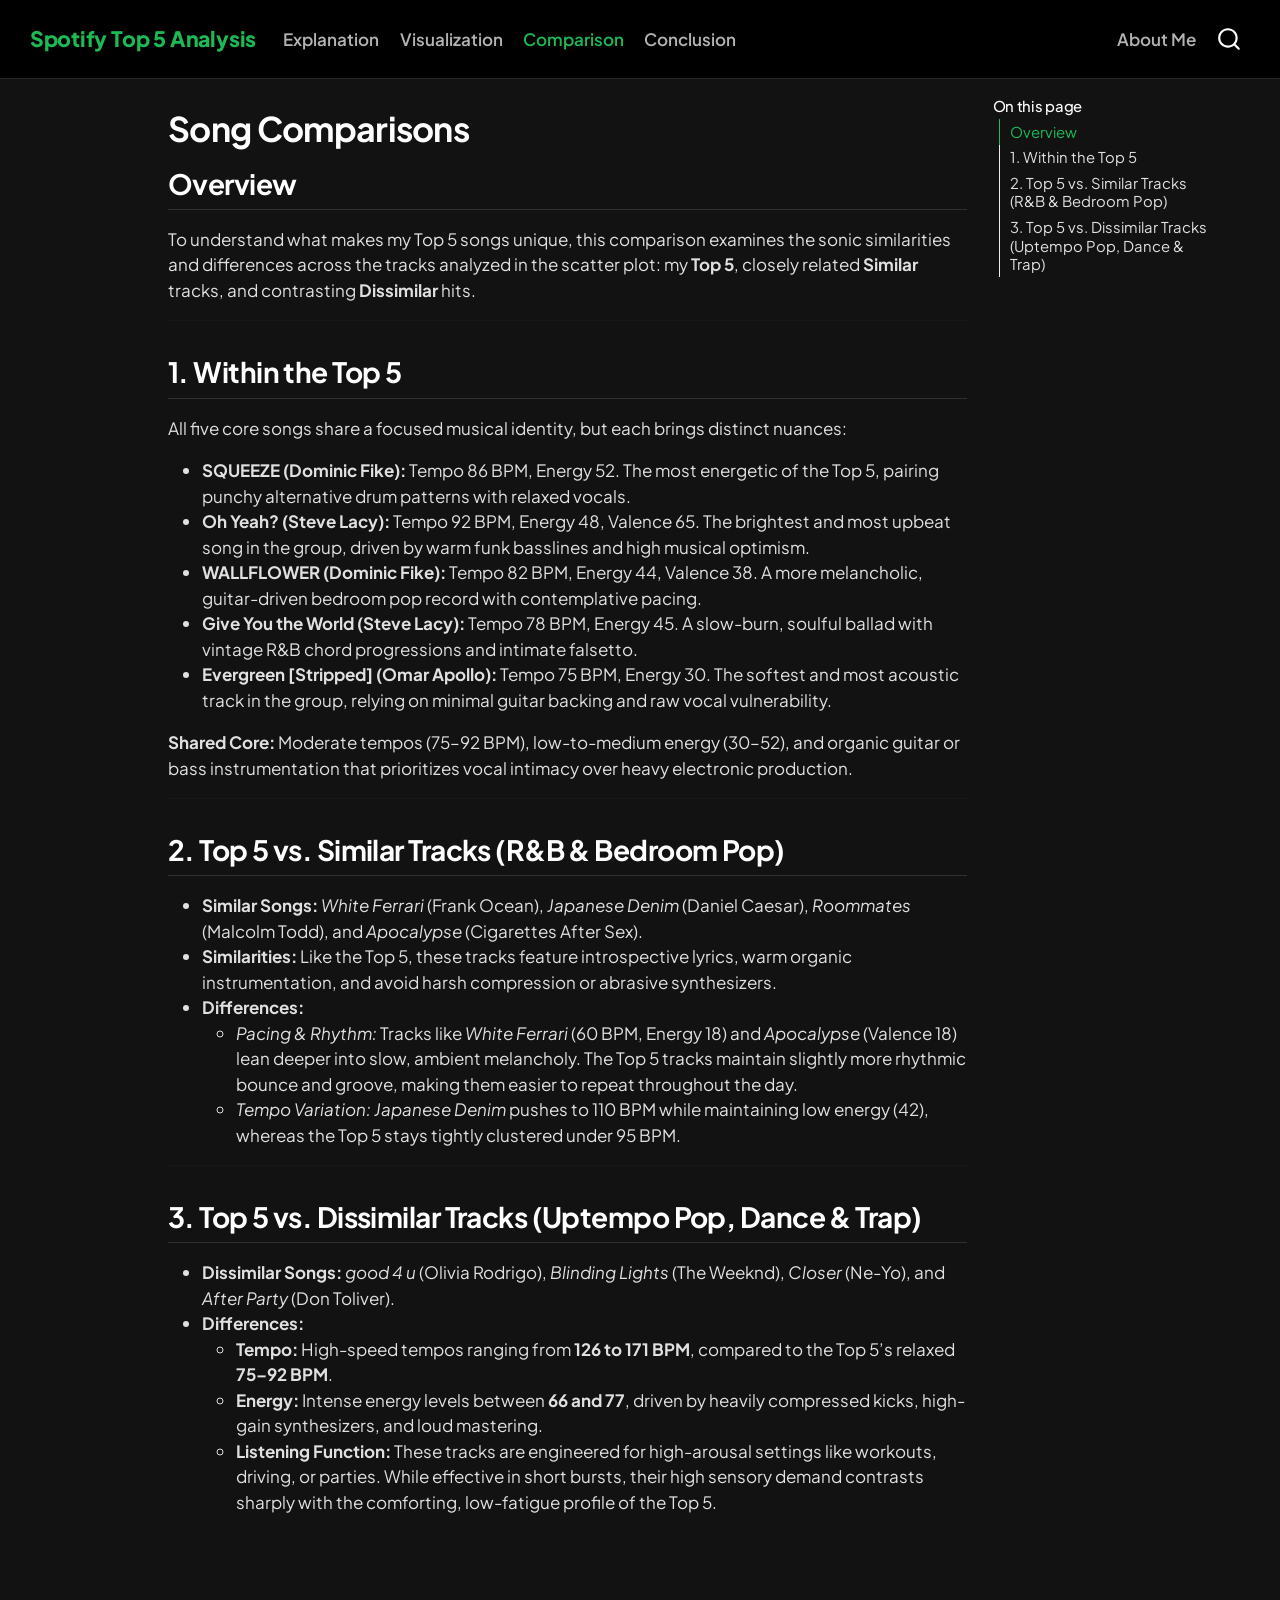
<file: comparison.html>
<!DOCTYPE html>
<html xmlns="http://www.w3.org/1999/xhtml" lang="en" xml:lang="en"><head>

<meta charset="utf-8">
<meta name="generator" content="quarto-1.10.19">

<meta name="viewport" content="width=device-width, initial-scale=1.0, user-scalable=yes">


<title>Song Comparisons – Spotify Top 5 Analysis</title>
<style>
/* Default styles provided by pandoc.
** See https://pandoc.org/MANUAL.html#variables-for-html for config info.
*/
span.smallcaps{font-variant: small-caps;}
div.columns{display: flex; gap: 1.5em;}
div.column{flex: auto;}
@media screen {
div.columns{gap: min(4vw, 1.5em);}
div.column{overflow-x: auto;}
}
div.hanging-indent{margin-left: 1.5em; text-indent: -1.5em;}
ul.task-list{list-style: none;}
ul.task-list li input[type="checkbox"] {
  width: 0.8em;
  margin: 0 0.8em 0.2em -1em; /* quarto-specific, see https://github.com/quarto-dev/quarto-cli/issues/4556 */ 
  vertical-align: middle;
}
</style>


<script src="site_libs/quarto-nav/quarto-nav.js"></script>
<script src="site_libs/quarto-nav/headroom.min.js"></script>
<script src="site_libs/clipboard/clipboard.min.js"></script>
<script src="site_libs/quarto-search/autocomplete.umd.js"></script>
<script src="site_libs/quarto-search/fuse.min.js"></script>
<script src="site_libs/quarto-search/quarto-search.js"></script>
<meta name="quarto:offset" content="./">
<script src="site_libs/quarto-html/quarto.js" type="module"></script>
<script src="site_libs/quarto-html/tabsets/tabsets.js" type="module"></script>
<script src="site_libs/quarto-html/popper.min.js"></script>
<script src="site_libs/quarto-html/tippy.umd.min.js"></script>
<script src="site_libs/quarto-html/anchor.min.js"></script>
<link href="site_libs/quarto-html/tippy.css" rel="stylesheet">
<link href="site_libs/quarto-html/quarto-syntax-highlighting-dark-b626d73c4c936ccc3cb08be7d45d1df6.css" rel="stylesheet" id="quarto-text-highlighting-styles">
<script src="site_libs/bootstrap/bootstrap.min.js"></script>
<link href="site_libs/bootstrap/bootstrap-icons.css" rel="stylesheet">
<link href="site_libs/bootstrap/bootstrap-fd2b0ec12967944b14b98b81a7e2d6a4.min.css" rel="stylesheet" append-hash="true" id="quarto-bootstrap" data-mode="dark">
<script id="quarto-search-options" type="application/json">{
  "location": "navbar",
  "copy-button": false,
  "collapse-after": 3,
  "panel-placement": "end",
  "type": "overlay",
  "limit": 50,
  "keyboard-shortcut": [
    "f",
    "/",
    "s"
  ],
  "show-item-context": false,
  "language": {
    "search-no-results-text": "No results",
    "search-matching-documents-text": "matching documents",
    "search-copy-link-title": "Copy link to search",
    "search-hide-matches-text": "Hide additional matches",
    "search-more-match-text": "more match in this document",
    "search-more-matches-text": "more matches in this document",
    "search-clear-button-title": "Clear",
    "search-text-placeholder": "",
    "search-detached-cancel-button-title": "Cancel",
    "search-submit-button-title": "Submit",
    "search-label": "Search"
  }
}</script>


</head>

<body class="nav-fixed quarto-light">

<div id="quarto-search-results"></div>
  <header id="quarto-header" class="headroom fixed-top">
    <nav class="navbar navbar-expand-lg " data-bs-theme="dark">
      <div class="navbar-container container-fluid">
      <div class="navbar-brand-container mx-auto">
    <a class="navbar-brand" href="./index.html">
    <span class="navbar-title">Spotify Top 5 Analysis</span>
    </a>
  </div>
            <div id="quarto-search" class="" title="Search"></div>
          <button class="navbar-toggler" type="button" data-bs-toggle="collapse" data-bs-target="#navbarCollapse" aria-controls="navbarCollapse" role="menu" aria-expanded="false" aria-label="Toggle navigation" onclick="if (window.quartoToggleHeadroom) { window.quartoToggleHeadroom(); }">
  <span class="navbar-toggler-icon"></span>
</button>
          <div class="collapse navbar-collapse" id="navbarCollapse">
            <ul class="navbar-nav navbar-nav-scroll me-auto">
  <li class="nav-item">
    <a class="nav-link" href="./index.html"> 
<span class="menu-text">Explanation</span></a>
  </li>  
  <li class="nav-item">
    <a class="nav-link" href="./exploration.html"> 
<span class="menu-text">Visualization</span></a>
  </li>  
  <li class="nav-item">
    <a class="nav-link active" href="./comparison.html" aria-current="page"> 
<span class="menu-text">Comparison</span></a>
  </li>  
  <li class="nav-item">
    <a class="nav-link" href="./conclusion.html"> 
<span class="menu-text">Conclusion</span></a>
  </li>  
</ul>
            <ul class="navbar-nav navbar-nav-scroll ms-auto">
  <li class="nav-item">
    <a class="nav-link" href="./about.html"> 
<span class="menu-text">About Me</span></a>
  </li>  
</ul>
          </div> <!-- /navcollapse -->
            <div class="quarto-navbar-tools">
</div>
      </div> <!-- /container-fluid -->
    </nav>
</header>
<!-- content -->
<div id="quarto-content" class="quarto-container page-columns page-rows-contents page-layout-article page-navbar">
<!-- sidebar -->
<!-- margin-sidebar -->
    <div id="quarto-margin-sidebar" class="sidebar margin-sidebar">
        <nav id="TOC" role="doc-toc" class="toc-active">
    <h2 id="toc-title">On this page</h2>
   
  <ul>
  <li><a href="#overview" id="toc-overview" class="nav-link active" data-scroll-target="#overview">Overview</a></li>
  <li><a href="#within-the-top-5" id="toc-within-the-top-5" class="nav-link" data-scroll-target="#within-the-top-5">1. Within the Top 5</a></li>
  <li><a href="#top-5-vs.-similar-tracks-rb-bedroom-pop" id="toc-top-5-vs.-similar-tracks-rb-bedroom-pop" class="nav-link" data-scroll-target="#top-5-vs.-similar-tracks-rb-bedroom-pop">2. Top 5 vs.&nbsp;Similar Tracks (R&amp;B &amp; Bedroom Pop)</a></li>
  <li><a href="#top-5-vs.-dissimilar-tracks-uptempo-pop-dance-trap" id="toc-top-5-vs.-dissimilar-tracks-uptempo-pop-dance-trap" class="nav-link" data-scroll-target="#top-5-vs.-dissimilar-tracks-uptempo-pop-dance-trap">3. Top 5 vs.&nbsp;Dissimilar Tracks (Uptempo Pop, Dance &amp; Trap)</a></li>
  </ul>
</nav>
    </div>
<!-- main -->
<main class="content" id="quarto-document-content">

<header id="title-block-header" class="quarto-title-block default">
<div class="quarto-title">
<h1 class="title">Song Comparisons</h1>
</div>



<div class="quarto-title-meta">

    
  
    
  </div>
  


</header>


<section id="overview" class="level2">
<h2 class="anchored" data-anchor-id="overview">Overview</h2>
<p>To understand what makes my Top 5 songs unique, this comparison examines the sonic similarities and differences across the tracks analyzed in the scatter plot: my <strong>Top 5</strong>, closely related <strong>Similar</strong> tracks, and contrasting <strong>Dissimilar</strong> hits.</p>
<hr>
</section>
<section id="within-the-top-5" class="level2">
<h2 class="anchored" data-anchor-id="within-the-top-5">1. Within the Top 5</h2>
<p>All five core songs share a focused musical identity, but each brings distinct nuances:</p>
<ul>
<li><strong>SQUEEZE (Dominic Fike):</strong> Tempo 86 BPM, Energy 52. The most energetic of the Top 5, pairing punchy alternative drum patterns with relaxed vocals.</li>
<li><strong>Oh Yeah? (Steve Lacy):</strong> Tempo 92 BPM, Energy 48, Valence 65. The brightest and most upbeat song in the group, driven by warm funk basslines and high musical optimism.</li>
<li><strong>WALLFLOWER (Dominic Fike):</strong> Tempo 82 BPM, Energy 44, Valence 38. A more melancholic, guitar-driven bedroom pop record with contemplative pacing.</li>
<li><strong>Give You the World (Steve Lacy):</strong> Tempo 78 BPM, Energy 45. A slow-burn, soulful ballad with vintage R&amp;B chord progressions and intimate falsetto.</li>
<li><strong>Evergreen [Stripped] (Omar Apollo):</strong> Tempo 75 BPM, Energy 30. The softest and most acoustic track in the group, relying on minimal guitar backing and raw vocal vulnerability.</li>
</ul>
<p><strong>Shared Core:</strong> Moderate tempos (75–92 BPM), low-to-medium energy (30–52), and organic guitar or bass instrumentation that prioritizes vocal intimacy over heavy electronic production.</p>
<hr>
</section>
<section id="top-5-vs.-similar-tracks-rb-bedroom-pop" class="level2">
<h2 class="anchored" data-anchor-id="top-5-vs.-similar-tracks-rb-bedroom-pop">2. Top 5 vs.&nbsp;Similar Tracks (R&amp;B &amp; Bedroom Pop)</h2>
<ul>
<li><strong>Similar Songs:</strong> <em>White Ferrari</em> (Frank Ocean), <em>Japanese Denim</em> (Daniel Caesar), <em>Roommates</em> (Malcolm Todd), and <em>Apocalypse</em> (Cigarettes After Sex).</li>
<li><strong>Similarities:</strong> Like the Top 5, these tracks feature introspective lyrics, warm organic instrumentation, and avoid harsh compression or abrasive synthesizers.</li>
<li><strong>Differences:</strong>
<ul>
<li><em>Pacing &amp; Rhythm:</em> Tracks like <em>White Ferrari</em> (60 BPM, Energy 18) and <em>Apocalypse</em> (Valence 18) lean deeper into slow, ambient melancholy. The Top 5 tracks maintain slightly more rhythmic bounce and groove, making them easier to repeat throughout the day.</li>
<li><em>Tempo Variation:</em> <em>Japanese Denim</em> pushes to 110 BPM while maintaining low energy (42), whereas the Top 5 stays tightly clustered under 95 BPM.</li>
</ul></li>
</ul>
<hr>
</section>
<section id="top-5-vs.-dissimilar-tracks-uptempo-pop-dance-trap" class="level2">
<h2 class="anchored" data-anchor-id="top-5-vs.-dissimilar-tracks-uptempo-pop-dance-trap">3. Top 5 vs.&nbsp;Dissimilar Tracks (Uptempo Pop, Dance &amp; Trap)</h2>
<ul>
<li><strong>Dissimilar Songs:</strong> <em>good 4 u</em> (Olivia Rodrigo), <em>Blinding Lights</em> (The Weeknd), <em>Closer</em> (Ne-Yo), and <em>After Party</em> (Don Toliver).</li>
<li><strong>Differences:</strong>
<ul>
<li><strong>Tempo:</strong> High-speed tempos ranging from <strong>126 to 171 BPM</strong>, compared to the Top 5’s relaxed <strong>75–92 BPM</strong>.</li>
<li><strong>Energy:</strong> Intense energy levels between <strong>66 and 77</strong>, driven by heavily compressed kicks, high-gain synthesizers, and loud mastering.</li>
<li><strong>Listening Function:</strong> These tracks are engineered for high-arousal settings like workouts, driving, or parties. While effective in short bursts, their high sensory demand contrasts sharply with the comforting, low-fatigue profile of the Top 5.</li>
</ul></li>
</ul>


</section>

</main> <!-- /main -->
<script id="quarto-html-after-body" type="application/javascript">
  window.document.addEventListener("DOMContentLoaded", function (event) {
    const icon = "";
    const anchorJS = new window.AnchorJS();
    anchorJS.options = {
      placement: 'right',
      icon: icon
    };
    anchorJS.add('.anchored');
    const isCodeAnnotation = (el) => {
      for (const clz of el.classList) {
        if (clz.startsWith('code-annotation-')) {                     
          return true;
        }
      }
      return false;
    }
    const onCopySuccess = function(e) {
      // button target
      const button = e.trigger;
      // don't keep focus
      button.blur();
      // flash "checked"
      button.classList.add('code-copy-button-checked');
      var currentTitle = button.getAttribute("title");
      button.setAttribute("title", "Copied!");
      let tooltip;
      if (window.bootstrap) {
        button.setAttribute("data-bs-toggle", "tooltip");
        button.setAttribute("data-bs-placement", "left");
        button.setAttribute("data-bs-title", "Copied!");
        tooltip = new bootstrap.Tooltip(button, 
          { trigger: "manual", 
            customClass: "code-copy-button-tooltip",
            offset: [0, -8]});
        tooltip.show();    
      }
      setTimeout(function() {
        if (tooltip) {
          tooltip.hide();
          button.removeAttribute("data-bs-title");
          button.removeAttribute("data-bs-toggle");
          button.removeAttribute("data-bs-placement");
        }
        button.setAttribute("title", currentTitle);
        button.classList.remove('code-copy-button-checked');
      }, 1000);
      // clear code selection
      e.clearSelection();
    }
    const getTextToCopy = function(trigger) {
      const outerScaffold = trigger.parentElement.cloneNode(true);
      const codeEl = outerScaffold.querySelector('code');
      for (const childEl of codeEl.children) {
        if (isCodeAnnotation(childEl)) {
          childEl.remove();
        }
      }
      return codeEl.innerText;
    }
    const clipboard = new window.ClipboardJS('.code-copy-button:not([data-in-quarto-modal])', {
      text: getTextToCopy
    });
    clipboard.on('success', onCopySuccess);
    if (window.document.getElementById('quarto-embedded-source-code-modal')) {
      const clipboardModal = new window.ClipboardJS('.code-copy-button[data-in-quarto-modal]', {
        text: getTextToCopy,
        container: window.document.getElementById('quarto-embedded-source-code-modal')
      });
      clipboardModal.on('success', onCopySuccess);
    }
      var localhostRegex = new RegExp(/^(?:http|https):\/\/localhost\:?[0-9]*\//);
      var mailtoRegex = new RegExp(/^mailto:/);
        var filterRegex = new RegExp("https:\/\/mireillegmz24-glitch\.github\.io\/spotify-final\/");
      var isInternal = (href) => {
          return filterRegex.test(href) || localhostRegex.test(href) || mailtoRegex.test(href);
      }
      // Inspect non-navigation links and adorn them if external
     var links = window.document.querySelectorAll('a[href]:not(.nav-link):not(.navbar-brand):not(.toc-action):not(.sidebar-link):not(.sidebar-item-toggle):not(.pagination-link):not(.no-external):not([aria-hidden]):not(.dropdown-item):not(.quarto-navigation-tool):not(.about-link)');
      for (var i=0; i<links.length; i++) {
        const link = links[i];
        if (!isInternal(link.href)) {
          // undo the damage that might have been done by quarto-nav.js in the case of
          // links that we want to consider external
          if (link.dataset.originalHref !== undefined) {
            link.href = link.dataset.originalHref;
          }
        }
      }
    function tippyHover(el, contentFn, onTriggerFn, onUntriggerFn) {
      const config = {
        allowHTML: true,
        maxWidth: 500,
        delay: 100,
        arrow: false,
        appendTo: function(el) {
            return el.parentElement;
        },
        interactive: true,
        interactiveBorder: 10,
        theme: 'quarto',
        placement: 'bottom-start',
      };
      if (contentFn) {
        config.content = contentFn;
      }
      if (onTriggerFn) {
        config.onTrigger = onTriggerFn;
      }
      if (onUntriggerFn) {
        config.onUntrigger = onUntriggerFn;
      }
      window.tippy(el, config); 
    }
    const noterefs = window.document.querySelectorAll('a[role="doc-noteref"]');
    for (var i=0; i<noterefs.length; i++) {
      const ref = noterefs[i];
      tippyHover(ref, function() {
        // use id or data attribute instead here
        let href = ref.getAttribute('data-footnote-href') || ref.getAttribute('href');
        try { href = new URL(href).hash; } catch {}
        const id = href.replace(/^#\/?/, "");
        const note = window.document.getElementById(id);
        if (note) {
          return note.innerHTML;
        } else {
          return "";
        }
      });
    }
    const xrefs = window.document.querySelectorAll('a.quarto-xref');
    const processXRef = (id, note) => {
      // Strip column container classes
      const stripColumnClz = (el) => {
        el.classList.remove("page-full", "page-columns");
        if (el.children) {
          for (const child of el.children) {
            stripColumnClz(child);
          }
        }
      }
      stripColumnClz(note)
      if (id === null || id.startsWith('sec-')) {
        // Special case sections, only their first couple elements
        const container = document.createElement("div");
        if (note.children && note.children.length > 2) {
          container.appendChild(note.children[0].cloneNode(true));
          for (let i = 1; i < note.children.length; i++) {
            const child = note.children[i];
            if (child.tagName === "P" && child.innerText === "") {
              continue;
            } else {
              container.appendChild(child.cloneNode(true));
              break;
            }
          }
          if (window.Quarto?.typesetMath) {
            window.Quarto.typesetMath(container);
          }
          return container.innerHTML
        } else {
          if (window.Quarto?.typesetMath) {
            window.Quarto.typesetMath(note);
          }
          return note.innerHTML;
        }
      } else {
        // Remove any anchor links if they are present
        const anchorLink = note.querySelector('a.anchorjs-link');
        if (anchorLink) {
          anchorLink.remove();
        }
        if (window.Quarto?.typesetMath) {
          window.Quarto.typesetMath(note);
        }
        if (note.classList.contains("callout")) {
          return note.outerHTML;
        } else {
          return note.innerHTML;
        }
      }
    }
    for (var i=0; i<xrefs.length; i++) {
      const xref = xrefs[i];
      tippyHover(xref, undefined, function(instance) {
        instance.disable();
        let url = xref.getAttribute('href');
        let hash = undefined; 
        if (url.startsWith('#')) {
          hash = url;
        } else {
          try { hash = new URL(url).hash; } catch {}
        }
        if (hash) {
          const id = hash.replace(/^#\/?/, "");
          const note = window.document.getElementById(id);
          if (note !== null) {
            try {
              const html = processXRef(id, note.cloneNode(true));
              instance.setContent(html);
            } finally {
              instance.enable();
              instance.show();
            }
          } else {
            // See if we can fetch this
            fetch(url.split('#')[0])
            .then(res => res.text())
            .then(html => {
              const parser = new DOMParser();
              const htmlDoc = parser.parseFromString(html, "text/html");
              const note = htmlDoc.getElementById(id);
              if (note !== null) {
                const html = processXRef(id, note);
                instance.setContent(html);
              } 
            }).finally(() => {
              instance.enable();
              instance.show();
            });
          }
        } else {
          // See if we can fetch a full url (with no hash to target)
          // This is a special case and we should probably do some content thinning / targeting
          fetch(url)
          .then(res => res.text())
          .then(html => {
            const parser = new DOMParser();
            const htmlDoc = parser.parseFromString(html, "text/html");
            const note = htmlDoc.querySelector('main.content');
            if (note !== null) {
              // This should only happen for chapter cross references
              // (since there is no id in the URL)
              // remove the first header
              if (note.children.length > 0 && note.children[0].tagName === "HEADER") {
                note.children[0].remove();
              }
              const html = processXRef(null, note);
              instance.setContent(html);
            } 
          }).finally(() => {
            instance.enable();
            instance.show();
          });
        }
      }, function(instance) {
      });
    }
        let selectedAnnoteEl;
        const selectorForAnnotation = ( cell, annotation) => {
          let cellAttr = 'data-code-cell="' + cell + '"';
          let lineAttr = 'data-code-annotation="' +  annotation + '"';
          const selector = 'span[' + cellAttr + '][' + lineAttr + ']';
          return selector;
        }
        const selectCodeLines = (annoteEl) => {
          const doc = window.document;
          const targetCell = annoteEl.getAttribute("data-target-cell");
          const targetAnnotation = annoteEl.getAttribute("data-target-annotation");
          const annoteSpan = window.document.querySelector(selectorForAnnotation(targetCell, targetAnnotation));
          const lines = annoteSpan.getAttribute("data-code-lines").split(",");
          const lineIds = lines.map((line) => {
            return targetCell + "-" + line;
          })
          let top = null;
          let height = null;
          let parent = null;
          if (lineIds.length > 0) {
              //compute the position of the single el (top and bottom and make a div)
              const el = window.document.getElementById(lineIds[0]);
              top = el.offsetTop;
              height = el.offsetHeight;
              parent = el.parentElement.parentElement;
            if (lineIds.length > 1) {
              const lastEl = window.document.getElementById(lineIds[lineIds.length - 1]);
              const bottom = lastEl.offsetTop + lastEl.offsetHeight;
              height = bottom - top;
            }
            if (top !== null && height !== null && parent !== null) {
              // cook up a div (if necessary) and position it 
              let div = window.document.getElementById("code-annotation-line-highlight");
              if (div === null) {
                div = window.document.createElement("div");
                div.setAttribute("id", "code-annotation-line-highlight");
                div.style.position = 'absolute';
                parent.appendChild(div);
              }
              div.style.top = top - 2 + "px";
              div.style.height = height + 4 + "px";
              div.style.left = 0;
              let gutterDiv = window.document.getElementById("code-annotation-line-highlight-gutter");
              if (gutterDiv === null) {
                gutterDiv = window.document.createElement("div");
                gutterDiv.setAttribute("id", "code-annotation-line-highlight-gutter");
                gutterDiv.style.position = 'absolute';
                const codeCell = window.document.getElementById(targetCell);
                const gutter = codeCell.querySelector('.code-annotation-gutter');
                gutter.appendChild(gutterDiv);
              }
              gutterDiv.style.top = top - 2 + "px";
              gutterDiv.style.height = height + 4 + "px";
            }
            selectedAnnoteEl = annoteEl;
          }
        };
        const unselectCodeLines = () => {
          const elementsIds = ["code-annotation-line-highlight", "code-annotation-line-highlight-gutter"];
          elementsIds.forEach((elId) => {
            const div = window.document.getElementById(elId);
            if (div) {
              div.remove();
            }
          });
          selectedAnnoteEl = undefined;
        };
          // Handle positioning of the toggle
      window.addEventListener(
        "resize",
        throttle(() => {
          elRect = undefined;
          if (selectedAnnoteEl) {
            selectCodeLines(selectedAnnoteEl);
          }
        }, 10)
      );
      function throttle(fn, ms) {
      let throttle = false;
      let timer;
        return (...args) => {
          if(!throttle) { // first call gets through
              fn.apply(this, args);
              throttle = true;
          } else { // all the others get throttled
              if(timer) clearTimeout(timer); // cancel #2
              timer = setTimeout(() => {
                fn.apply(this, args);
                timer = throttle = false;
              }, ms);
          }
        };
      }
        // Attach click handler to the DT
        const annoteDls = window.document.querySelectorAll('dt[data-target-cell]');
        for (const annoteDlNode of annoteDls) {
          annoteDlNode.addEventListener('click', (event) => {
            const clickedEl = event.target;
            if (clickedEl !== selectedAnnoteEl) {
              unselectCodeLines();
              const activeEl = window.document.querySelector('dt[data-target-cell].code-annotation-active');
              if (activeEl) {
                activeEl.classList.remove('code-annotation-active');
              }
              selectCodeLines(clickedEl);
              clickedEl.classList.add('code-annotation-active');
            } else {
              // Unselect the line
              unselectCodeLines();
              clickedEl.classList.remove('code-annotation-active');
            }
          });
        }
    const findCites = (el) => {
      const parentEl = el.parentElement;
      if (parentEl) {
        const cites = parentEl.dataset.cites;
        if (cites) {
          return {
            el,
            cites: cites.split(' ')
          };
        } else {
          return findCites(el.parentElement)
        }
      } else {
        return undefined;
      }
    };
    var bibliorefs = window.document.querySelectorAll('a[role="doc-biblioref"]');
    for (var i=0; i<bibliorefs.length; i++) {
      const ref = bibliorefs[i];
      const citeInfo = findCites(ref);
      if (citeInfo) {
        tippyHover(citeInfo.el, function() {
          var popup = window.document.createElement('div');
          citeInfo.cites.forEach(function(cite) {
            var citeDiv = window.document.createElement('div');
            citeDiv.classList.add('hanging-indent');
            citeDiv.classList.add('csl-entry');
            var biblioDiv = window.document.getElementById('ref-' + cite);
            if (biblioDiv) {
              citeDiv.innerHTML = biblioDiv.innerHTML;
            }
            popup.appendChild(citeDiv);
          });
          return popup.innerHTML;
        });
      }
    }
  });
  </script>
</div> <!-- /content -->




</body></html>
</file>
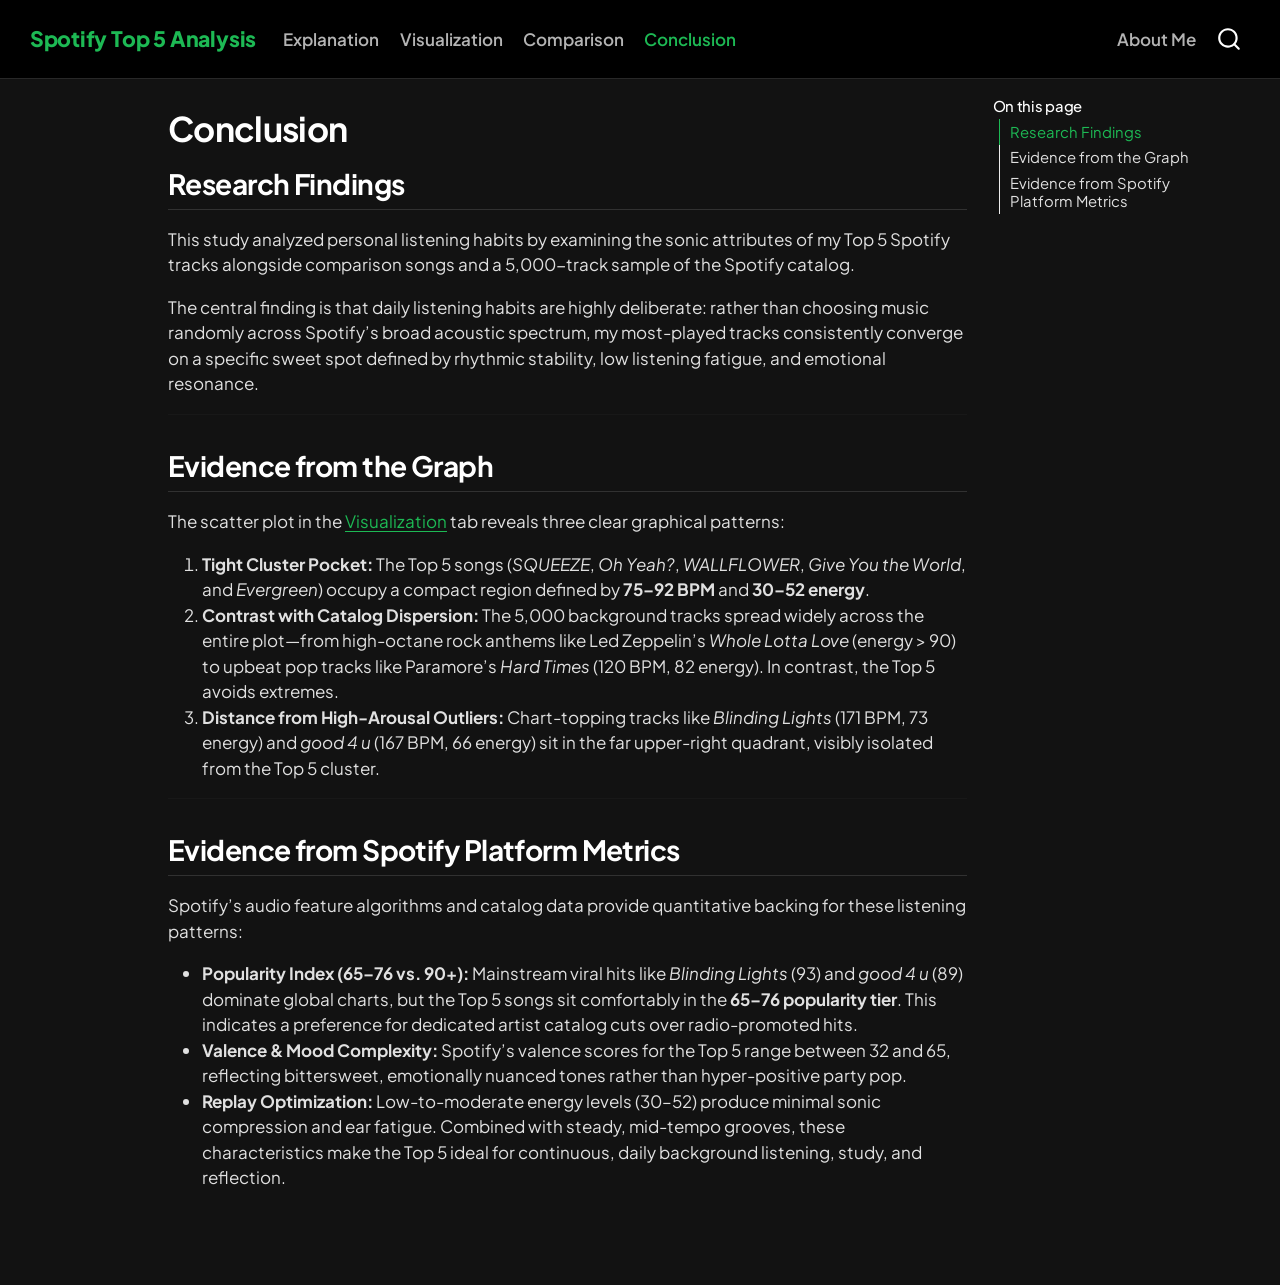
<file: conclusion.html>
<!DOCTYPE html>
<html xmlns="http://www.w3.org/1999/xhtml" lang="en" xml:lang="en"><head>

<meta charset="utf-8">
<meta name="generator" content="quarto-1.10.19">

<meta name="viewport" content="width=device-width, initial-scale=1.0, user-scalable=yes">


<title>Conclusion – Spotify Top 5 Analysis</title>
<style>
/* Default styles provided by pandoc.
** See https://pandoc.org/MANUAL.html#variables-for-html for config info.
*/
span.smallcaps{font-variant: small-caps;}
div.columns{display: flex; gap: 1.5em;}
div.column{flex: auto;}
@media screen {
div.columns{gap: min(4vw, 1.5em);}
div.column{overflow-x: auto;}
}
div.hanging-indent{margin-left: 1.5em; text-indent: -1.5em;}
ul.task-list{list-style: none;}
ul.task-list li input[type="checkbox"] {
  width: 0.8em;
  margin: 0 0.8em 0.2em -1em; /* quarto-specific, see https://github.com/quarto-dev/quarto-cli/issues/4556 */ 
  vertical-align: middle;
}
</style>


<script src="site_libs/quarto-nav/quarto-nav.js"></script>
<script src="site_libs/quarto-nav/headroom.min.js"></script>
<script src="site_libs/clipboard/clipboard.min.js"></script>
<script src="site_libs/quarto-search/autocomplete.umd.js"></script>
<script src="site_libs/quarto-search/fuse.min.js"></script>
<script src="site_libs/quarto-search/quarto-search.js"></script>
<meta name="quarto:offset" content="./">
<script src="site_libs/quarto-html/quarto.js" type="module"></script>
<script src="site_libs/quarto-html/tabsets/tabsets.js" type="module"></script>
<script src="site_libs/quarto-html/popper.min.js"></script>
<script src="site_libs/quarto-html/tippy.umd.min.js"></script>
<script src="site_libs/quarto-html/anchor.min.js"></script>
<link href="site_libs/quarto-html/tippy.css" rel="stylesheet">
<link href="site_libs/quarto-html/quarto-syntax-highlighting-dark-b626d73c4c936ccc3cb08be7d45d1df6.css" rel="stylesheet" id="quarto-text-highlighting-styles">
<script src="site_libs/bootstrap/bootstrap.min.js"></script>
<link href="site_libs/bootstrap/bootstrap-icons.css" rel="stylesheet">
<link href="site_libs/bootstrap/bootstrap-fd2b0ec12967944b14b98b81a7e2d6a4.min.css" rel="stylesheet" append-hash="true" id="quarto-bootstrap" data-mode="dark">
<script id="quarto-search-options" type="application/json">{
  "location": "navbar",
  "copy-button": false,
  "collapse-after": 3,
  "panel-placement": "end",
  "type": "overlay",
  "limit": 50,
  "keyboard-shortcut": [
    "f",
    "/",
    "s"
  ],
  "show-item-context": false,
  "language": {
    "search-no-results-text": "No results",
    "search-matching-documents-text": "matching documents",
    "search-copy-link-title": "Copy link to search",
    "search-hide-matches-text": "Hide additional matches",
    "search-more-match-text": "more match in this document",
    "search-more-matches-text": "more matches in this document",
    "search-clear-button-title": "Clear",
    "search-text-placeholder": "",
    "search-detached-cancel-button-title": "Cancel",
    "search-submit-button-title": "Submit",
    "search-label": "Search"
  }
}</script>


</head>

<body class="nav-fixed quarto-light">

<div id="quarto-search-results"></div>
  <header id="quarto-header" class="headroom fixed-top">
    <nav class="navbar navbar-expand-lg " data-bs-theme="dark">
      <div class="navbar-container container-fluid">
      <div class="navbar-brand-container mx-auto">
    <a class="navbar-brand" href="./index.html">
    <span class="navbar-title">Spotify Top 5 Analysis</span>
    </a>
  </div>
            <div id="quarto-search" class="" title="Search"></div>
          <button class="navbar-toggler" type="button" data-bs-toggle="collapse" data-bs-target="#navbarCollapse" aria-controls="navbarCollapse" role="menu" aria-expanded="false" aria-label="Toggle navigation" onclick="if (window.quartoToggleHeadroom) { window.quartoToggleHeadroom(); }">
  <span class="navbar-toggler-icon"></span>
</button>
          <div class="collapse navbar-collapse" id="navbarCollapse">
            <ul class="navbar-nav navbar-nav-scroll me-auto">
  <li class="nav-item">
    <a class="nav-link" href="./index.html"> 
<span class="menu-text">Explanation</span></a>
  </li>  
  <li class="nav-item">
    <a class="nav-link" href="./exploration.html"> 
<span class="menu-text">Visualization</span></a>
  </li>  
  <li class="nav-item">
    <a class="nav-link" href="./comparison.html"> 
<span class="menu-text">Comparison</span></a>
  </li>  
  <li class="nav-item">
    <a class="nav-link active" href="./conclusion.html" aria-current="page"> 
<span class="menu-text">Conclusion</span></a>
  </li>  
</ul>
            <ul class="navbar-nav navbar-nav-scroll ms-auto">
  <li class="nav-item">
    <a class="nav-link" href="./about.html"> 
<span class="menu-text">About Me</span></a>
  </li>  
</ul>
          </div> <!-- /navcollapse -->
            <div class="quarto-navbar-tools">
</div>
      </div> <!-- /container-fluid -->
    </nav>
</header>
<!-- content -->
<div id="quarto-content" class="quarto-container page-columns page-rows-contents page-layout-article page-navbar">
<!-- sidebar -->
<!-- margin-sidebar -->
    <div id="quarto-margin-sidebar" class="sidebar margin-sidebar">
        <nav id="TOC" role="doc-toc" class="toc-active">
    <h2 id="toc-title">On this page</h2>
   
  <ul>
  <li><a href="#research-findings" id="toc-research-findings" class="nav-link active" data-scroll-target="#research-findings">Research Findings</a></li>
  <li><a href="#evidence-from-the-graph" id="toc-evidence-from-the-graph" class="nav-link" data-scroll-target="#evidence-from-the-graph">Evidence from the Graph</a></li>
  <li><a href="#evidence-from-spotify-platform-metrics" id="toc-evidence-from-spotify-platform-metrics" class="nav-link" data-scroll-target="#evidence-from-spotify-platform-metrics">Evidence from Spotify Platform Metrics</a></li>
  </ul>
</nav>
    </div>
<!-- main -->
<main class="content" id="quarto-document-content">

<header id="title-block-header" class="quarto-title-block default">
<div class="quarto-title">
<h1 class="title">Conclusion</h1>
</div>



<div class="quarto-title-meta">

    
  
    
  </div>
  


</header>


<section id="research-findings" class="level2">
<h2 class="anchored" data-anchor-id="research-findings">Research Findings</h2>
<p>This study analyzed personal listening habits by examining the sonic attributes of my Top 5 Spotify tracks alongside comparison songs and a 5,000-track sample of the Spotify catalog.</p>
<p>The central finding is that daily listening habits are highly deliberate: rather than choosing music randomly across Spotify’s broad acoustic spectrum, my most-played tracks consistently converge on a specific sweet spot defined by rhythmic stability, low listening fatigue, and emotional resonance.</p>
<hr>
</section>
<section id="evidence-from-the-graph" class="level2">
<h2 class="anchored" data-anchor-id="evidence-from-the-graph">Evidence from the Graph</h2>
<p>The scatter plot in the <a href="./exploration.html">Visualization</a> tab reveals three clear graphical patterns:</p>
<ol type="1">
<li><strong>Tight Cluster Pocket:</strong> The Top 5 songs (<em>SQUEEZE</em>, <em>Oh Yeah?</em>, <em>WALLFLOWER</em>, <em>Give You the World</em>, and <em>Evergreen</em>) occupy a compact region defined by <strong>75–92 BPM</strong> and <strong>30–52 energy</strong>.</li>
<li><strong>Contrast with Catalog Dispersion:</strong> The 5,000 background tracks spread widely across the entire plot—from high-octane rock anthems like Led Zeppelin’s <em>Whole Lotta Love</em> (energy &gt; 90) to upbeat pop tracks like Paramore’s <em>Hard Times</em> (120 BPM, 82 energy). In contrast, the Top 5 avoids extremes.</li>
<li><strong>Distance from High-Arousal Outliers:</strong> Chart-topping tracks like <em>Blinding Lights</em> (171 BPM, 73 energy) and <em>good 4 u</em> (167 BPM, 66 energy) sit in the far upper-right quadrant, visibly isolated from the Top 5 cluster.</li>
</ol>
<hr>
</section>
<section id="evidence-from-spotify-platform-metrics" class="level2">
<h2 class="anchored" data-anchor-id="evidence-from-spotify-platform-metrics">Evidence from Spotify Platform Metrics</h2>
<p>Spotify’s audio feature algorithms and catalog data provide quantitative backing for these listening patterns:</p>
<ul>
<li><strong>Popularity Index (65–76 vs.&nbsp;90+):</strong> Mainstream viral hits like <em>Blinding Lights</em> (93) and <em>good 4 u</em> (89) dominate global charts, but the Top 5 songs sit comfortably in the <strong>65–76 popularity tier</strong>. This indicates a preference for dedicated artist catalog cuts over radio-promoted hits.</li>
<li><strong>Valence &amp; Mood Complexity:</strong> Spotify’s valence scores for the Top 5 range between 32 and 65, reflecting bittersweet, emotionally nuanced tones rather than hyper-positive party pop.</li>
<li><strong>Replay Optimization:</strong> Low-to-moderate energy levels (30–52) produce minimal sonic compression and ear fatigue. Combined with steady, mid-tempo grooves, these characteristics make the Top 5 ideal for continuous, daily background listening, study, and reflection.</li>
</ul>


</section>

</main> <!-- /main -->
<script id="quarto-html-after-body" type="application/javascript">
  window.document.addEventListener("DOMContentLoaded", function (event) {
    const icon = "";
    const anchorJS = new window.AnchorJS();
    anchorJS.options = {
      placement: 'right',
      icon: icon
    };
    anchorJS.add('.anchored');
    const isCodeAnnotation = (el) => {
      for (const clz of el.classList) {
        if (clz.startsWith('code-annotation-')) {                     
          return true;
        }
      }
      return false;
    }
    const onCopySuccess = function(e) {
      // button target
      const button = e.trigger;
      // don't keep focus
      button.blur();
      // flash "checked"
      button.classList.add('code-copy-button-checked');
      var currentTitle = button.getAttribute("title");
      button.setAttribute("title", "Copied!");
      let tooltip;
      if (window.bootstrap) {
        button.setAttribute("data-bs-toggle", "tooltip");
        button.setAttribute("data-bs-placement", "left");
        button.setAttribute("data-bs-title", "Copied!");
        tooltip = new bootstrap.Tooltip(button, 
          { trigger: "manual", 
            customClass: "code-copy-button-tooltip",
            offset: [0, -8]});
        tooltip.show();    
      }
      setTimeout(function() {
        if (tooltip) {
          tooltip.hide();
          button.removeAttribute("data-bs-title");
          button.removeAttribute("data-bs-toggle");
          button.removeAttribute("data-bs-placement");
        }
        button.setAttribute("title", currentTitle);
        button.classList.remove('code-copy-button-checked');
      }, 1000);
      // clear code selection
      e.clearSelection();
    }
    const getTextToCopy = function(trigger) {
      const outerScaffold = trigger.parentElement.cloneNode(true);
      const codeEl = outerScaffold.querySelector('code');
      for (const childEl of codeEl.children) {
        if (isCodeAnnotation(childEl)) {
          childEl.remove();
        }
      }
      return codeEl.innerText;
    }
    const clipboard = new window.ClipboardJS('.code-copy-button:not([data-in-quarto-modal])', {
      text: getTextToCopy
    });
    clipboard.on('success', onCopySuccess);
    if (window.document.getElementById('quarto-embedded-source-code-modal')) {
      const clipboardModal = new window.ClipboardJS('.code-copy-button[data-in-quarto-modal]', {
        text: getTextToCopy,
        container: window.document.getElementById('quarto-embedded-source-code-modal')
      });
      clipboardModal.on('success', onCopySuccess);
    }
      var localhostRegex = new RegExp(/^(?:http|https):\/\/localhost\:?[0-9]*\//);
      var mailtoRegex = new RegExp(/^mailto:/);
        var filterRegex = new RegExp("https:\/\/mireillegmz24-glitch\.github\.io\/spotify-final\/");
      var isInternal = (href) => {
          return filterRegex.test(href) || localhostRegex.test(href) || mailtoRegex.test(href);
      }
      // Inspect non-navigation links and adorn them if external
     var links = window.document.querySelectorAll('a[href]:not(.nav-link):not(.navbar-brand):not(.toc-action):not(.sidebar-link):not(.sidebar-item-toggle):not(.pagination-link):not(.no-external):not([aria-hidden]):not(.dropdown-item):not(.quarto-navigation-tool):not(.about-link)');
      for (var i=0; i<links.length; i++) {
        const link = links[i];
        if (!isInternal(link.href)) {
          // undo the damage that might have been done by quarto-nav.js in the case of
          // links that we want to consider external
          if (link.dataset.originalHref !== undefined) {
            link.href = link.dataset.originalHref;
          }
        }
      }
    function tippyHover(el, contentFn, onTriggerFn, onUntriggerFn) {
      const config = {
        allowHTML: true,
        maxWidth: 500,
        delay: 100,
        arrow: false,
        appendTo: function(el) {
            return el.parentElement;
        },
        interactive: true,
        interactiveBorder: 10,
        theme: 'quarto',
        placement: 'bottom-start',
      };
      if (contentFn) {
        config.content = contentFn;
      }
      if (onTriggerFn) {
        config.onTrigger = onTriggerFn;
      }
      if (onUntriggerFn) {
        config.onUntrigger = onUntriggerFn;
      }
      window.tippy(el, config); 
    }
    const noterefs = window.document.querySelectorAll('a[role="doc-noteref"]');
    for (var i=0; i<noterefs.length; i++) {
      const ref = noterefs[i];
      tippyHover(ref, function() {
        // use id or data attribute instead here
        let href = ref.getAttribute('data-footnote-href') || ref.getAttribute('href');
        try { href = new URL(href).hash; } catch {}
        const id = href.replace(/^#\/?/, "");
        const note = window.document.getElementById(id);
        if (note) {
          return note.innerHTML;
        } else {
          return "";
        }
      });
    }
    const xrefs = window.document.querySelectorAll('a.quarto-xref');
    const processXRef = (id, note) => {
      // Strip column container classes
      const stripColumnClz = (el) => {
        el.classList.remove("page-full", "page-columns");
        if (el.children) {
          for (const child of el.children) {
            stripColumnClz(child);
          }
        }
      }
      stripColumnClz(note)
      if (id === null || id.startsWith('sec-')) {
        // Special case sections, only their first couple elements
        const container = document.createElement("div");
        if (note.children && note.children.length > 2) {
          container.appendChild(note.children[0].cloneNode(true));
          for (let i = 1; i < note.children.length; i++) {
            const child = note.children[i];
            if (child.tagName === "P" && child.innerText === "") {
              continue;
            } else {
              container.appendChild(child.cloneNode(true));
              break;
            }
          }
          if (window.Quarto?.typesetMath) {
            window.Quarto.typesetMath(container);
          }
          return container.innerHTML
        } else {
          if (window.Quarto?.typesetMath) {
            window.Quarto.typesetMath(note);
          }
          return note.innerHTML;
        }
      } else {
        // Remove any anchor links if they are present
        const anchorLink = note.querySelector('a.anchorjs-link');
        if (anchorLink) {
          anchorLink.remove();
        }
        if (window.Quarto?.typesetMath) {
          window.Quarto.typesetMath(note);
        }
        if (note.classList.contains("callout")) {
          return note.outerHTML;
        } else {
          return note.innerHTML;
        }
      }
    }
    for (var i=0; i<xrefs.length; i++) {
      const xref = xrefs[i];
      tippyHover(xref, undefined, function(instance) {
        instance.disable();
        let url = xref.getAttribute('href');
        let hash = undefined; 
        if (url.startsWith('#')) {
          hash = url;
        } else {
          try { hash = new URL(url).hash; } catch {}
        }
        if (hash) {
          const id = hash.replace(/^#\/?/, "");
          const note = window.document.getElementById(id);
          if (note !== null) {
            try {
              const html = processXRef(id, note.cloneNode(true));
              instance.setContent(html);
            } finally {
              instance.enable();
              instance.show();
            }
          } else {
            // See if we can fetch this
            fetch(url.split('#')[0])
            .then(res => res.text())
            .then(html => {
              const parser = new DOMParser();
              const htmlDoc = parser.parseFromString(html, "text/html");
              const note = htmlDoc.getElementById(id);
              if (note !== null) {
                const html = processXRef(id, note);
                instance.setContent(html);
              } 
            }).finally(() => {
              instance.enable();
              instance.show();
            });
          }
        } else {
          // See if we can fetch a full url (with no hash to target)
          // This is a special case and we should probably do some content thinning / targeting
          fetch(url)
          .then(res => res.text())
          .then(html => {
            const parser = new DOMParser();
            const htmlDoc = parser.parseFromString(html, "text/html");
            const note = htmlDoc.querySelector('main.content');
            if (note !== null) {
              // This should only happen for chapter cross references
              // (since there is no id in the URL)
              // remove the first header
              if (note.children.length > 0 && note.children[0].tagName === "HEADER") {
                note.children[0].remove();
              }
              const html = processXRef(null, note);
              instance.setContent(html);
            } 
          }).finally(() => {
            instance.enable();
            instance.show();
          });
        }
      }, function(instance) {
      });
    }
        let selectedAnnoteEl;
        const selectorForAnnotation = ( cell, annotation) => {
          let cellAttr = 'data-code-cell="' + cell + '"';
          let lineAttr = 'data-code-annotation="' +  annotation + '"';
          const selector = 'span[' + cellAttr + '][' + lineAttr + ']';
          return selector;
        }
        const selectCodeLines = (annoteEl) => {
          const doc = window.document;
          const targetCell = annoteEl.getAttribute("data-target-cell");
          const targetAnnotation = annoteEl.getAttribute("data-target-annotation");
          const annoteSpan = window.document.querySelector(selectorForAnnotation(targetCell, targetAnnotation));
          const lines = annoteSpan.getAttribute("data-code-lines").split(",");
          const lineIds = lines.map((line) => {
            return targetCell + "-" + line;
          })
          let top = null;
          let height = null;
          let parent = null;
          if (lineIds.length > 0) {
              //compute the position of the single el (top and bottom and make a div)
              const el = window.document.getElementById(lineIds[0]);
              top = el.offsetTop;
              height = el.offsetHeight;
              parent = el.parentElement.parentElement;
            if (lineIds.length > 1) {
              const lastEl = window.document.getElementById(lineIds[lineIds.length - 1]);
              const bottom = lastEl.offsetTop + lastEl.offsetHeight;
              height = bottom - top;
            }
            if (top !== null && height !== null && parent !== null) {
              // cook up a div (if necessary) and position it 
              let div = window.document.getElementById("code-annotation-line-highlight");
              if (div === null) {
                div = window.document.createElement("div");
                div.setAttribute("id", "code-annotation-line-highlight");
                div.style.position = 'absolute';
                parent.appendChild(div);
              }
              div.style.top = top - 2 + "px";
              div.style.height = height + 4 + "px";
              div.style.left = 0;
              let gutterDiv = window.document.getElementById("code-annotation-line-highlight-gutter");
              if (gutterDiv === null) {
                gutterDiv = window.document.createElement("div");
                gutterDiv.setAttribute("id", "code-annotation-line-highlight-gutter");
                gutterDiv.style.position = 'absolute';
                const codeCell = window.document.getElementById(targetCell);
                const gutter = codeCell.querySelector('.code-annotation-gutter');
                gutter.appendChild(gutterDiv);
              }
              gutterDiv.style.top = top - 2 + "px";
              gutterDiv.style.height = height + 4 + "px";
            }
            selectedAnnoteEl = annoteEl;
          }
        };
        const unselectCodeLines = () => {
          const elementsIds = ["code-annotation-line-highlight", "code-annotation-line-highlight-gutter"];
          elementsIds.forEach((elId) => {
            const div = window.document.getElementById(elId);
            if (div) {
              div.remove();
            }
          });
          selectedAnnoteEl = undefined;
        };
          // Handle positioning of the toggle
      window.addEventListener(
        "resize",
        throttle(() => {
          elRect = undefined;
          if (selectedAnnoteEl) {
            selectCodeLines(selectedAnnoteEl);
          }
        }, 10)
      );
      function throttle(fn, ms) {
      let throttle = false;
      let timer;
        return (...args) => {
          if(!throttle) { // first call gets through
              fn.apply(this, args);
              throttle = true;
          } else { // all the others get throttled
              if(timer) clearTimeout(timer); // cancel #2
              timer = setTimeout(() => {
                fn.apply(this, args);
                timer = throttle = false;
              }, ms);
          }
        };
      }
        // Attach click handler to the DT
        const annoteDls = window.document.querySelectorAll('dt[data-target-cell]');
        for (const annoteDlNode of annoteDls) {
          annoteDlNode.addEventListener('click', (event) => {
            const clickedEl = event.target;
            if (clickedEl !== selectedAnnoteEl) {
              unselectCodeLines();
              const activeEl = window.document.querySelector('dt[data-target-cell].code-annotation-active');
              if (activeEl) {
                activeEl.classList.remove('code-annotation-active');
              }
              selectCodeLines(clickedEl);
              clickedEl.classList.add('code-annotation-active');
            } else {
              // Unselect the line
              unselectCodeLines();
              clickedEl.classList.remove('code-annotation-active');
            }
          });
        }
    const findCites = (el) => {
      const parentEl = el.parentElement;
      if (parentEl) {
        const cites = parentEl.dataset.cites;
        if (cites) {
          return {
            el,
            cites: cites.split(' ')
          };
        } else {
          return findCites(el.parentElement)
        }
      } else {
        return undefined;
      }
    };
    var bibliorefs = window.document.querySelectorAll('a[role="doc-biblioref"]');
    for (var i=0; i<bibliorefs.length; i++) {
      const ref = bibliorefs[i];
      const citeInfo = findCites(ref);
      if (citeInfo) {
        tippyHover(citeInfo.el, function() {
          var popup = window.document.createElement('div');
          citeInfo.cites.forEach(function(cite) {
            var citeDiv = window.document.createElement('div');
            citeDiv.classList.add('hanging-indent');
            citeDiv.classList.add('csl-entry');
            var biblioDiv = window.document.getElementById('ref-' + cite);
            if (biblioDiv) {
              citeDiv.innerHTML = biblioDiv.innerHTML;
            }
            popup.appendChild(citeDiv);
          });
          return popup.innerHTML;
        });
      }
    }
  });
  </script>
</div> <!-- /content -->




</body></html>
</file>
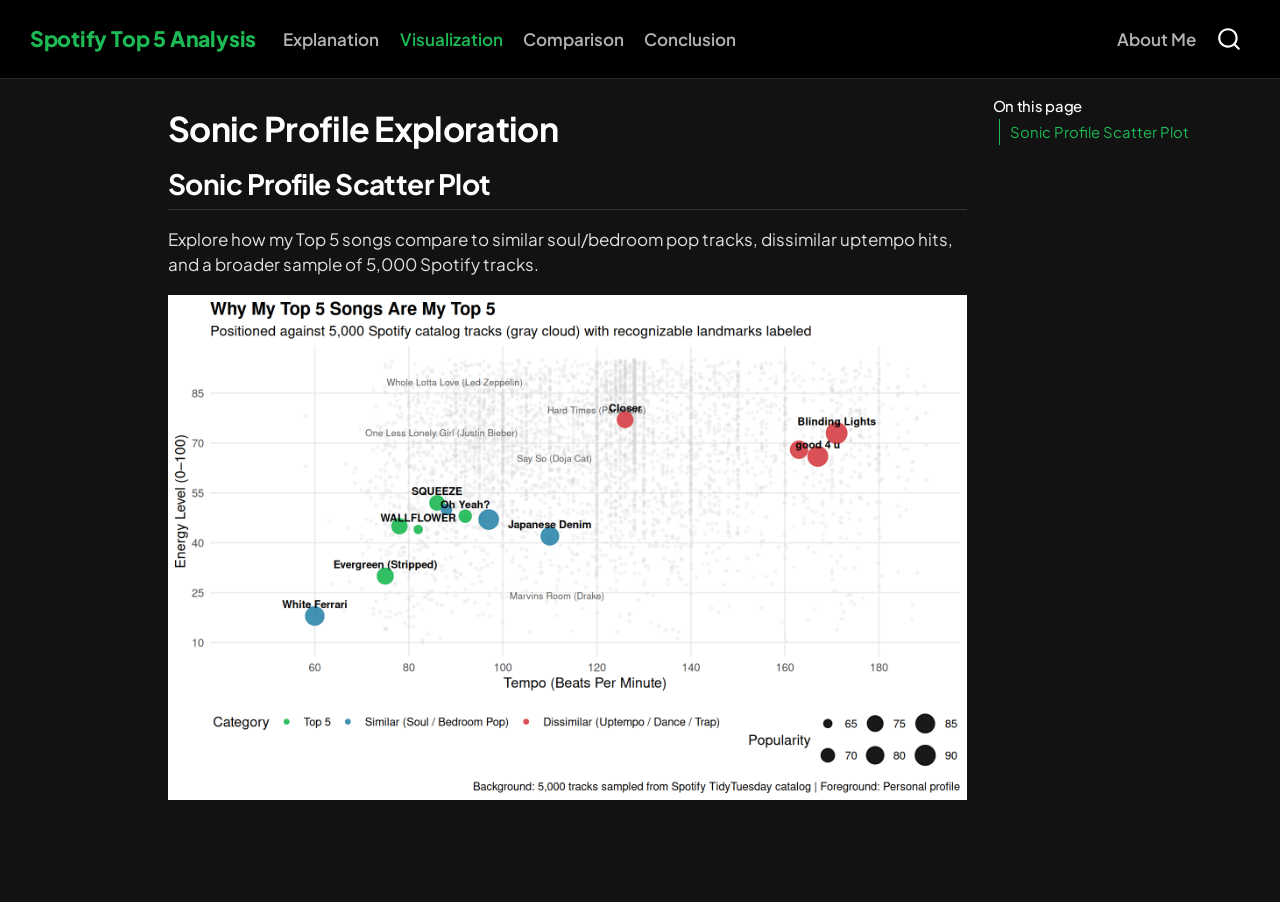
<file: exploration.html>
<!DOCTYPE html>
<html xmlns="http://www.w3.org/1999/xhtml" lang="en" xml:lang="en"><head>

<meta charset="utf-8">
<meta name="generator" content="quarto-1.10.19">

<meta name="viewport" content="width=device-width, initial-scale=1.0, user-scalable=yes">


<title>Sonic Profile Exploration – Spotify Top 5 Analysis</title>
<style>
/* Default styles provided by pandoc.
** See https://pandoc.org/MANUAL.html#variables-for-html for config info.
*/
span.smallcaps{font-variant: small-caps;}
div.columns{display: flex; gap: 1.5em;}
div.column{flex: auto;}
@media screen {
div.columns{gap: min(4vw, 1.5em);}
div.column{overflow-x: auto;}
}
div.hanging-indent{margin-left: 1.5em; text-indent: -1.5em;}
ul.task-list{list-style: none;}
ul.task-list li input[type="checkbox"] {
  width: 0.8em;
  margin: 0 0.8em 0.2em -1em; /* quarto-specific, see https://github.com/quarto-dev/quarto-cli/issues/4556 */ 
  vertical-align: middle;
}
</style>


<script src="site_libs/quarto-nav/quarto-nav.js"></script>
<script src="site_libs/quarto-nav/headroom.min.js"></script>
<script src="site_libs/clipboard/clipboard.min.js"></script>
<script src="site_libs/quarto-search/autocomplete.umd.js"></script>
<script src="site_libs/quarto-search/fuse.min.js"></script>
<script src="site_libs/quarto-search/quarto-search.js"></script>
<meta name="quarto:offset" content="./">
<script src="site_libs/quarto-html/quarto.js" type="module"></script>
<script src="site_libs/quarto-html/tabsets/tabsets.js" type="module"></script>
<script src="site_libs/quarto-html/popper.min.js"></script>
<script src="site_libs/quarto-html/tippy.umd.min.js"></script>
<script src="site_libs/quarto-html/anchor.min.js"></script>
<link href="site_libs/quarto-html/tippy.css" rel="stylesheet">
<link href="site_libs/quarto-html/quarto-syntax-highlighting-dark-b626d73c4c936ccc3cb08be7d45d1df6.css" rel="stylesheet" id="quarto-text-highlighting-styles">
<script src="site_libs/bootstrap/bootstrap.min.js"></script>
<link href="site_libs/bootstrap/bootstrap-icons.css" rel="stylesheet">
<link href="site_libs/bootstrap/bootstrap-fd2b0ec12967944b14b98b81a7e2d6a4.min.css" rel="stylesheet" append-hash="true" id="quarto-bootstrap" data-mode="dark">
<script id="quarto-search-options" type="application/json">{
  "location": "navbar",
  "copy-button": false,
  "collapse-after": 3,
  "panel-placement": "end",
  "type": "overlay",
  "limit": 50,
  "keyboard-shortcut": [
    "f",
    "/",
    "s"
  ],
  "show-item-context": false,
  "language": {
    "search-no-results-text": "No results",
    "search-matching-documents-text": "matching documents",
    "search-copy-link-title": "Copy link to search",
    "search-hide-matches-text": "Hide additional matches",
    "search-more-match-text": "more match in this document",
    "search-more-matches-text": "more matches in this document",
    "search-clear-button-title": "Clear",
    "search-text-placeholder": "",
    "search-detached-cancel-button-title": "Cancel",
    "search-submit-button-title": "Submit",
    "search-label": "Search"
  }
}</script>


</head>

<body class="nav-fixed quarto-light">

<div id="quarto-search-results"></div>
  <header id="quarto-header" class="headroom fixed-top">
    <nav class="navbar navbar-expand-lg " data-bs-theme="dark">
      <div class="navbar-container container-fluid">
      <div class="navbar-brand-container mx-auto">
    <a class="navbar-brand" href="./index.html">
    <span class="navbar-title">Spotify Top 5 Analysis</span>
    </a>
  </div>
            <div id="quarto-search" class="" title="Search"></div>
          <button class="navbar-toggler" type="button" data-bs-toggle="collapse" data-bs-target="#navbarCollapse" aria-controls="navbarCollapse" role="menu" aria-expanded="false" aria-label="Toggle navigation" onclick="if (window.quartoToggleHeadroom) { window.quartoToggleHeadroom(); }">
  <span class="navbar-toggler-icon"></span>
</button>
          <div class="collapse navbar-collapse" id="navbarCollapse">
            <ul class="navbar-nav navbar-nav-scroll me-auto">
  <li class="nav-item">
    <a class="nav-link" href="./index.html"> 
<span class="menu-text">Explanation</span></a>
  </li>  
  <li class="nav-item">
    <a class="nav-link active" href="./exploration.html" aria-current="page"> 
<span class="menu-text">Visualization</span></a>
  </li>  
  <li class="nav-item">
    <a class="nav-link" href="./comparison.html"> 
<span class="menu-text">Comparison</span></a>
  </li>  
  <li class="nav-item">
    <a class="nav-link" href="./conclusion.html"> 
<span class="menu-text">Conclusion</span></a>
  </li>  
</ul>
            <ul class="navbar-nav navbar-nav-scroll ms-auto">
  <li class="nav-item">
    <a class="nav-link" href="./about.html"> 
<span class="menu-text">About Me</span></a>
  </li>  
</ul>
          </div> <!-- /navcollapse -->
            <div class="quarto-navbar-tools">
</div>
      </div> <!-- /container-fluid -->
    </nav>
</header>
<!-- content -->
<div id="quarto-content" class="quarto-container page-columns page-rows-contents page-layout-article page-navbar">
<!-- sidebar -->
<!-- margin-sidebar -->
    <div id="quarto-margin-sidebar" class="sidebar margin-sidebar">
        <nav id="TOC" role="doc-toc" class="toc-active">
    <h2 id="toc-title">On this page</h2>
   
  <ul>
  <li><a href="#sonic-profile-scatter-plot" id="toc-sonic-profile-scatter-plot" class="nav-link active" data-scroll-target="#sonic-profile-scatter-plot">Sonic Profile Scatter Plot</a></li>
  </ul>
</nav>
    </div>
<!-- main -->
<main class="content" id="quarto-document-content">

<header id="title-block-header" class="quarto-title-block default">
<div class="quarto-title">
<h1 class="title">Sonic Profile Exploration</h1>
</div>



<div class="quarto-title-meta">

    
  
    
  </div>
  


</header>


<section id="sonic-profile-scatter-plot" class="level2">
<h2 class="anchored" data-anchor-id="sonic-profile-scatter-plot">Sonic Profile Scatter Plot</h2>
<p>Explore how my Top 5 songs compare to similar soul/bedroom pop tracks, dissimilar uptempo hits, and a broader sample of 5,000 Spotify tracks.</p>
<div class="cell">
<div class="cell-output-display">
<div>
<figure class="figure">
<p><img src="exploration_files/figure-html/spotify-scatter-1.png" class="img-fluid figure-img" width="912"></p>
</figure>
</div>
</div>
</div>


</section>

</main> <!-- /main -->
<script id="quarto-html-after-body" type="application/javascript">
  window.document.addEventListener("DOMContentLoaded", function (event) {
    const icon = "";
    const anchorJS = new window.AnchorJS();
    anchorJS.options = {
      placement: 'right',
      icon: icon
    };
    anchorJS.add('.anchored');
    const isCodeAnnotation = (el) => {
      for (const clz of el.classList) {
        if (clz.startsWith('code-annotation-')) {                     
          return true;
        }
      }
      return false;
    }
    const onCopySuccess = function(e) {
      // button target
      const button = e.trigger;
      // don't keep focus
      button.blur();
      // flash "checked"
      button.classList.add('code-copy-button-checked');
      var currentTitle = button.getAttribute("title");
      button.setAttribute("title", "Copied!");
      let tooltip;
      if (window.bootstrap) {
        button.setAttribute("data-bs-toggle", "tooltip");
        button.setAttribute("data-bs-placement", "left");
        button.setAttribute("data-bs-title", "Copied!");
        tooltip = new bootstrap.Tooltip(button, 
          { trigger: "manual", 
            customClass: "code-copy-button-tooltip",
            offset: [0, -8]});
        tooltip.show();    
      }
      setTimeout(function() {
        if (tooltip) {
          tooltip.hide();
          button.removeAttribute("data-bs-title");
          button.removeAttribute("data-bs-toggle");
          button.removeAttribute("data-bs-placement");
        }
        button.setAttribute("title", currentTitle);
        button.classList.remove('code-copy-button-checked');
      }, 1000);
      // clear code selection
      e.clearSelection();
    }
    const getTextToCopy = function(trigger) {
      const outerScaffold = trigger.parentElement.cloneNode(true);
      const codeEl = outerScaffold.querySelector('code');
      for (const childEl of codeEl.children) {
        if (isCodeAnnotation(childEl)) {
          childEl.remove();
        }
      }
      return codeEl.innerText;
    }
    const clipboard = new window.ClipboardJS('.code-copy-button:not([data-in-quarto-modal])', {
      text: getTextToCopy
    });
    clipboard.on('success', onCopySuccess);
    if (window.document.getElementById('quarto-embedded-source-code-modal')) {
      const clipboardModal = new window.ClipboardJS('.code-copy-button[data-in-quarto-modal]', {
        text: getTextToCopy,
        container: window.document.getElementById('quarto-embedded-source-code-modal')
      });
      clipboardModal.on('success', onCopySuccess);
    }
      var localhostRegex = new RegExp(/^(?:http|https):\/\/localhost\:?[0-9]*\//);
      var mailtoRegex = new RegExp(/^mailto:/);
        var filterRegex = new RegExp("https:\/\/mireillegmz24-glitch\.github\.io\/spotify-final\/");
      var isInternal = (href) => {
          return filterRegex.test(href) || localhostRegex.test(href) || mailtoRegex.test(href);
      }
      // Inspect non-navigation links and adorn them if external
     var links = window.document.querySelectorAll('a[href]:not(.nav-link):not(.navbar-brand):not(.toc-action):not(.sidebar-link):not(.sidebar-item-toggle):not(.pagination-link):not(.no-external):not([aria-hidden]):not(.dropdown-item):not(.quarto-navigation-tool):not(.about-link)');
      for (var i=0; i<links.length; i++) {
        const link = links[i];
        if (!isInternal(link.href)) {
          // undo the damage that might have been done by quarto-nav.js in the case of
          // links that we want to consider external
          if (link.dataset.originalHref !== undefined) {
            link.href = link.dataset.originalHref;
          }
        }
      }
    function tippyHover(el, contentFn, onTriggerFn, onUntriggerFn) {
      const config = {
        allowHTML: true,
        maxWidth: 500,
        delay: 100,
        arrow: false,
        appendTo: function(el) {
            return el.parentElement;
        },
        interactive: true,
        interactiveBorder: 10,
        theme: 'quarto',
        placement: 'bottom-start',
      };
      if (contentFn) {
        config.content = contentFn;
      }
      if (onTriggerFn) {
        config.onTrigger = onTriggerFn;
      }
      if (onUntriggerFn) {
        config.onUntrigger = onUntriggerFn;
      }
      window.tippy(el, config); 
    }
    const noterefs = window.document.querySelectorAll('a[role="doc-noteref"]');
    for (var i=0; i<noterefs.length; i++) {
      const ref = noterefs[i];
      tippyHover(ref, function() {
        // use id or data attribute instead here
        let href = ref.getAttribute('data-footnote-href') || ref.getAttribute('href');
        try { href = new URL(href).hash; } catch {}
        const id = href.replace(/^#\/?/, "");
        const note = window.document.getElementById(id);
        if (note) {
          return note.innerHTML;
        } else {
          return "";
        }
      });
    }
    const xrefs = window.document.querySelectorAll('a.quarto-xref');
    const processXRef = (id, note) => {
      // Strip column container classes
      const stripColumnClz = (el) => {
        el.classList.remove("page-full", "page-columns");
        if (el.children) {
          for (const child of el.children) {
            stripColumnClz(child);
          }
        }
      }
      stripColumnClz(note)
      if (id === null || id.startsWith('sec-')) {
        // Special case sections, only their first couple elements
        const container = document.createElement("div");
        if (note.children && note.children.length > 2) {
          container.appendChild(note.children[0].cloneNode(true));
          for (let i = 1; i < note.children.length; i++) {
            const child = note.children[i];
            if (child.tagName === "P" && child.innerText === "") {
              continue;
            } else {
              container.appendChild(child.cloneNode(true));
              break;
            }
          }
          if (window.Quarto?.typesetMath) {
            window.Quarto.typesetMath(container);
          }
          return container.innerHTML
        } else {
          if (window.Quarto?.typesetMath) {
            window.Quarto.typesetMath(note);
          }
          return note.innerHTML;
        }
      } else {
        // Remove any anchor links if they are present
        const anchorLink = note.querySelector('a.anchorjs-link');
        if (anchorLink) {
          anchorLink.remove();
        }
        if (window.Quarto?.typesetMath) {
          window.Quarto.typesetMath(note);
        }
        if (note.classList.contains("callout")) {
          return note.outerHTML;
        } else {
          return note.innerHTML;
        }
      }
    }
    for (var i=0; i<xrefs.length; i++) {
      const xref = xrefs[i];
      tippyHover(xref, undefined, function(instance) {
        instance.disable();
        let url = xref.getAttribute('href');
        let hash = undefined; 
        if (url.startsWith('#')) {
          hash = url;
        } else {
          try { hash = new URL(url).hash; } catch {}
        }
        if (hash) {
          const id = hash.replace(/^#\/?/, "");
          const note = window.document.getElementById(id);
          if (note !== null) {
            try {
              const html = processXRef(id, note.cloneNode(true));
              instance.setContent(html);
            } finally {
              instance.enable();
              instance.show();
            }
          } else {
            // See if we can fetch this
            fetch(url.split('#')[0])
            .then(res => res.text())
            .then(html => {
              const parser = new DOMParser();
              const htmlDoc = parser.parseFromString(html, "text/html");
              const note = htmlDoc.getElementById(id);
              if (note !== null) {
                const html = processXRef(id, note);
                instance.setContent(html);
              } 
            }).finally(() => {
              instance.enable();
              instance.show();
            });
          }
        } else {
          // See if we can fetch a full url (with no hash to target)
          // This is a special case and we should probably do some content thinning / targeting
          fetch(url)
          .then(res => res.text())
          .then(html => {
            const parser = new DOMParser();
            const htmlDoc = parser.parseFromString(html, "text/html");
            const note = htmlDoc.querySelector('main.content');
            if (note !== null) {
              // This should only happen for chapter cross references
              // (since there is no id in the URL)
              // remove the first header
              if (note.children.length > 0 && note.children[0].tagName === "HEADER") {
                note.children[0].remove();
              }
              const html = processXRef(null, note);
              instance.setContent(html);
            } 
          }).finally(() => {
            instance.enable();
            instance.show();
          });
        }
      }, function(instance) {
      });
    }
        let selectedAnnoteEl;
        const selectorForAnnotation = ( cell, annotation) => {
          let cellAttr = 'data-code-cell="' + cell + '"';
          let lineAttr = 'data-code-annotation="' +  annotation + '"';
          const selector = 'span[' + cellAttr + '][' + lineAttr + ']';
          return selector;
        }
        const selectCodeLines = (annoteEl) => {
          const doc = window.document;
          const targetCell = annoteEl.getAttribute("data-target-cell");
          const targetAnnotation = annoteEl.getAttribute("data-target-annotation");
          const annoteSpan = window.document.querySelector(selectorForAnnotation(targetCell, targetAnnotation));
          const lines = annoteSpan.getAttribute("data-code-lines").split(",");
          const lineIds = lines.map((line) => {
            return targetCell + "-" + line;
          })
          let top = null;
          let height = null;
          let parent = null;
          if (lineIds.length > 0) {
              //compute the position of the single el (top and bottom and make a div)
              const el = window.document.getElementById(lineIds[0]);
              top = el.offsetTop;
              height = el.offsetHeight;
              parent = el.parentElement.parentElement;
            if (lineIds.length > 1) {
              const lastEl = window.document.getElementById(lineIds[lineIds.length - 1]);
              const bottom = lastEl.offsetTop + lastEl.offsetHeight;
              height = bottom - top;
            }
            if (top !== null && height !== null && parent !== null) {
              // cook up a div (if necessary) and position it 
              let div = window.document.getElementById("code-annotation-line-highlight");
              if (div === null) {
                div = window.document.createElement("div");
                div.setAttribute("id", "code-annotation-line-highlight");
                div.style.position = 'absolute';
                parent.appendChild(div);
              }
              div.style.top = top - 2 + "px";
              div.style.height = height + 4 + "px";
              div.style.left = 0;
              let gutterDiv = window.document.getElementById("code-annotation-line-highlight-gutter");
              if (gutterDiv === null) {
                gutterDiv = window.document.createElement("div");
                gutterDiv.setAttribute("id", "code-annotation-line-highlight-gutter");
                gutterDiv.style.position = 'absolute';
                const codeCell = window.document.getElementById(targetCell);
                const gutter = codeCell.querySelector('.code-annotation-gutter');
                gutter.appendChild(gutterDiv);
              }
              gutterDiv.style.top = top - 2 + "px";
              gutterDiv.style.height = height + 4 + "px";
            }
            selectedAnnoteEl = annoteEl;
          }
        };
        const unselectCodeLines = () => {
          const elementsIds = ["code-annotation-line-highlight", "code-annotation-line-highlight-gutter"];
          elementsIds.forEach((elId) => {
            const div = window.document.getElementById(elId);
            if (div) {
              div.remove();
            }
          });
          selectedAnnoteEl = undefined;
        };
          // Handle positioning of the toggle
      window.addEventListener(
        "resize",
        throttle(() => {
          elRect = undefined;
          if (selectedAnnoteEl) {
            selectCodeLines(selectedAnnoteEl);
          }
        }, 10)
      );
      function throttle(fn, ms) {
      let throttle = false;
      let timer;
        return (...args) => {
          if(!throttle) { // first call gets through
              fn.apply(this, args);
              throttle = true;
          } else { // all the others get throttled
              if(timer) clearTimeout(timer); // cancel #2
              timer = setTimeout(() => {
                fn.apply(this, args);
                timer = throttle = false;
              }, ms);
          }
        };
      }
        // Attach click handler to the DT
        const annoteDls = window.document.querySelectorAll('dt[data-target-cell]');
        for (const annoteDlNode of annoteDls) {
          annoteDlNode.addEventListener('click', (event) => {
            const clickedEl = event.target;
            if (clickedEl !== selectedAnnoteEl) {
              unselectCodeLines();
              const activeEl = window.document.querySelector('dt[data-target-cell].code-annotation-active');
              if (activeEl) {
                activeEl.classList.remove('code-annotation-active');
              }
              selectCodeLines(clickedEl);
              clickedEl.classList.add('code-annotation-active');
            } else {
              // Unselect the line
              unselectCodeLines();
              clickedEl.classList.remove('code-annotation-active');
            }
          });
        }
    const findCites = (el) => {
      const parentEl = el.parentElement;
      if (parentEl) {
        const cites = parentEl.dataset.cites;
        if (cites) {
          return {
            el,
            cites: cites.split(' ')
          };
        } else {
          return findCites(el.parentElement)
        }
      } else {
        return undefined;
      }
    };
    var bibliorefs = window.document.querySelectorAll('a[role="doc-biblioref"]');
    for (var i=0; i<bibliorefs.length; i++) {
      const ref = bibliorefs[i];
      const citeInfo = findCites(ref);
      if (citeInfo) {
        tippyHover(citeInfo.el, function() {
          var popup = window.document.createElement('div');
          citeInfo.cites.forEach(function(cite) {
            var citeDiv = window.document.createElement('div');
            citeDiv.classList.add('hanging-indent');
            citeDiv.classList.add('csl-entry');
            var biblioDiv = window.document.getElementById('ref-' + cite);
            if (biblioDiv) {
              citeDiv.innerHTML = biblioDiv.innerHTML;
            }
            popup.appendChild(citeDiv);
          });
          return popup.innerHTML;
        });
      }
    }
  });
  </script>
</div> <!-- /content -->




</body></html>
</file>
<file: site_libs/quarto-html/tippy.css>
.tippy-box[data-animation=fade][data-state=hidden]{opacity:0}[data-tippy-root]{max-width:calc(100vw - 10px)}.tippy-box{position:relative;background-color:#333;color:#fff;border-radius:4px;font-size:14px;line-height:1.4;white-space:normal;outline:0;transition-property:transform,visibility,opacity}.tippy-box[data-placement^=top]>.tippy-arrow{bottom:0}.tippy-box[data-placement^=top]>.tippy-arrow:before{bottom:-7px;left:0;border-width:8px 8px 0;border-top-color:initial;transform-origin:center top}.tippy-box[data-placement^=bottom]>.tippy-arrow{top:0}.tippy-box[data-placement^=bottom]>.tippy-arrow:before{top:-7px;left:0;border-width:0 8px 8px;border-bottom-color:initial;transform-origin:center bottom}.tippy-box[data-placement^=left]>.tippy-arrow{right:0}.tippy-box[data-placement^=left]>.tippy-arrow:before{border-width:8px 0 8px 8px;border-left-color:initial;right:-7px;transform-origin:center left}.tippy-box[data-placement^=right]>.tippy-arrow{left:0}.tippy-box[data-placement^=right]>.tippy-arrow:before{left:-7px;border-width:8px 8px 8px 0;border-right-color:initial;transform-origin:center right}.tippy-box[data-inertia][data-state=visible]{transition-timing-function:cubic-bezier(.54,1.5,.38,1.11)}.tippy-arrow{width:16px;height:16px;color:#333}.tippy-arrow:before{content:"";position:absolute;border-color:transparent;border-style:solid}.tippy-content{position:relative;padding:5px 9px;z-index:1}
</file>
<file: site_libs/quarto-html/quarto-syntax-highlighting-dark-b626d73c4c936ccc3cb08be7d45d1df6.css>
/* quarto syntax highlight colors */
:root {
  --quarto-hl-al-color: #f07178;
  --quarto-hl-an-color: #d4d0ab;
  --quarto-hl-at-color: #00e0e0;
  --quarto-hl-bn-color: #d4d0ab;
  --quarto-hl-bu-color: #abe338;
  --quarto-hl-ch-color: #abe338;
  --quarto-hl-co-color: #f8f8f2;
  --quarto-hl-cv-color: #ffd700;
  --quarto-hl-cn-color: #ffd700;
  --quarto-hl-cf-color: #ffa07a;
  --quarto-hl-dt-color: #ffa07a;
  --quarto-hl-dv-color: #d4d0ab;
  --quarto-hl-do-color: #f8f8f2;
  --quarto-hl-er-color: #f07178;
  --quarto-hl-ex-color: #00e0e0;
  --quarto-hl-fl-color: #d4d0ab;
  --quarto-hl-fu-color: #ffa07a;
  --quarto-hl-im-color: #abe338;
  --quarto-hl-in-color: #d4d0ab;
  --quarto-hl-kw-color: #ffa07a;
  --quarto-hl-op-color: #ffa07a;
  --quarto-hl-ot-color: #00e0e0;
  --quarto-hl-pp-color: #dcc6e0;
  --quarto-hl-re-color: #00e0e0;
  --quarto-hl-sc-color: #abe338;
  --quarto-hl-ss-color: #abe338;
  --quarto-hl-st-color: #abe338;
  --quarto-hl-va-color: #00e0e0;
  --quarto-hl-vs-color: #abe338;
  --quarto-hl-wa-color: #dcc6e0;
}

/* other quarto variables */
:root {
  --quarto-font-monospace: SFMono-Regular, Menlo, Monaco, Consolas, "Liberation Mono", "Courier New", monospace;
}

/* syntax highlight based on Pandoc's rules */
pre > code.sourceCode > span {
  color: #f8f8f2;
}

code.sourceCode > span {
  color: #f8f8f2;
}

div.sourceCode,
div.sourceCode pre.sourceCode {
  color: #f8f8f2;
}

/* Normal */
code span {
  color: #f8f8f2;
}

/* Alert */
code span.al {
  color: #f07178;
}

/* Annotation */
code span.an {
  color: #d4d0ab;
}

/* Attribute */
code span.at {
  color: #00e0e0;
}

/* BaseN */
code span.bn {
  color: #d4d0ab;
}

/* BuiltIn */
code span.bu {
  color: #abe338;
}

/* ControlFlow */
code span.cf {
  font-weight: bold;
  color: #ffa07a;
}

/* Char */
code span.ch {
  color: #abe338;
}

/* Constant */
code span.cn {
  color: #ffd700;
}

/* Comment */
code span.co {
  font-style: italic;
  color: #f8f8f2;
}

/* CommentVar */
code span.cv {
  color: #ffd700;
}

/* Documentation */
code span.do {
  color: #f8f8f2;
}

/* DataType */
code span.dt {
  color: #ffa07a;
}

/* DecVal */
code span.dv {
  color: #d4d0ab;
}

/* Error */
code span.er {
  color: #f07178;
  text-decoration: underline;
}

/* Extension */
code span.ex {
  font-weight: bold;
  color: #00e0e0;
}

/* Float */
code span.fl {
  color: #d4d0ab;
}

/* Function */
code span.fu {
  color: #ffa07a;
}

/* Import */
code span.im {
  color: #abe338;
}

/* Information */
code span.in {
  color: #d4d0ab;
}

/* Keyword */
code span.kw {
  font-weight: bold;
  color: #ffa07a;
}

/* Operator */
code span.op {
  color: #ffa07a;
}

/* Other */
code span.ot {
  color: #00e0e0;
}

/* Preprocessor */
code span.pp {
  color: #dcc6e0;
}

/* RegionMarker */
code span.re {
  background-color: #f8f8f2;
  color: #00e0e0;
}

/* SpecialChar */
code span.sc {
  color: #abe338;
}

/* SpecialString */
code span.ss {
  color: #abe338;
}

/* String */
code span.st {
  color: #abe338;
}

/* Variable */
code span.va {
  color: #00e0e0;
}

/* VerbatimString */
code span.vs {
  color: #abe338;
}

/* Warning */
code span.wa {
  color: #dcc6e0;
}

.prevent-inlining {
  content: "</";
}

/*# sourceMappingURL=a269c63e8167c3ae395728e86feb0848.css.map */
</file>
